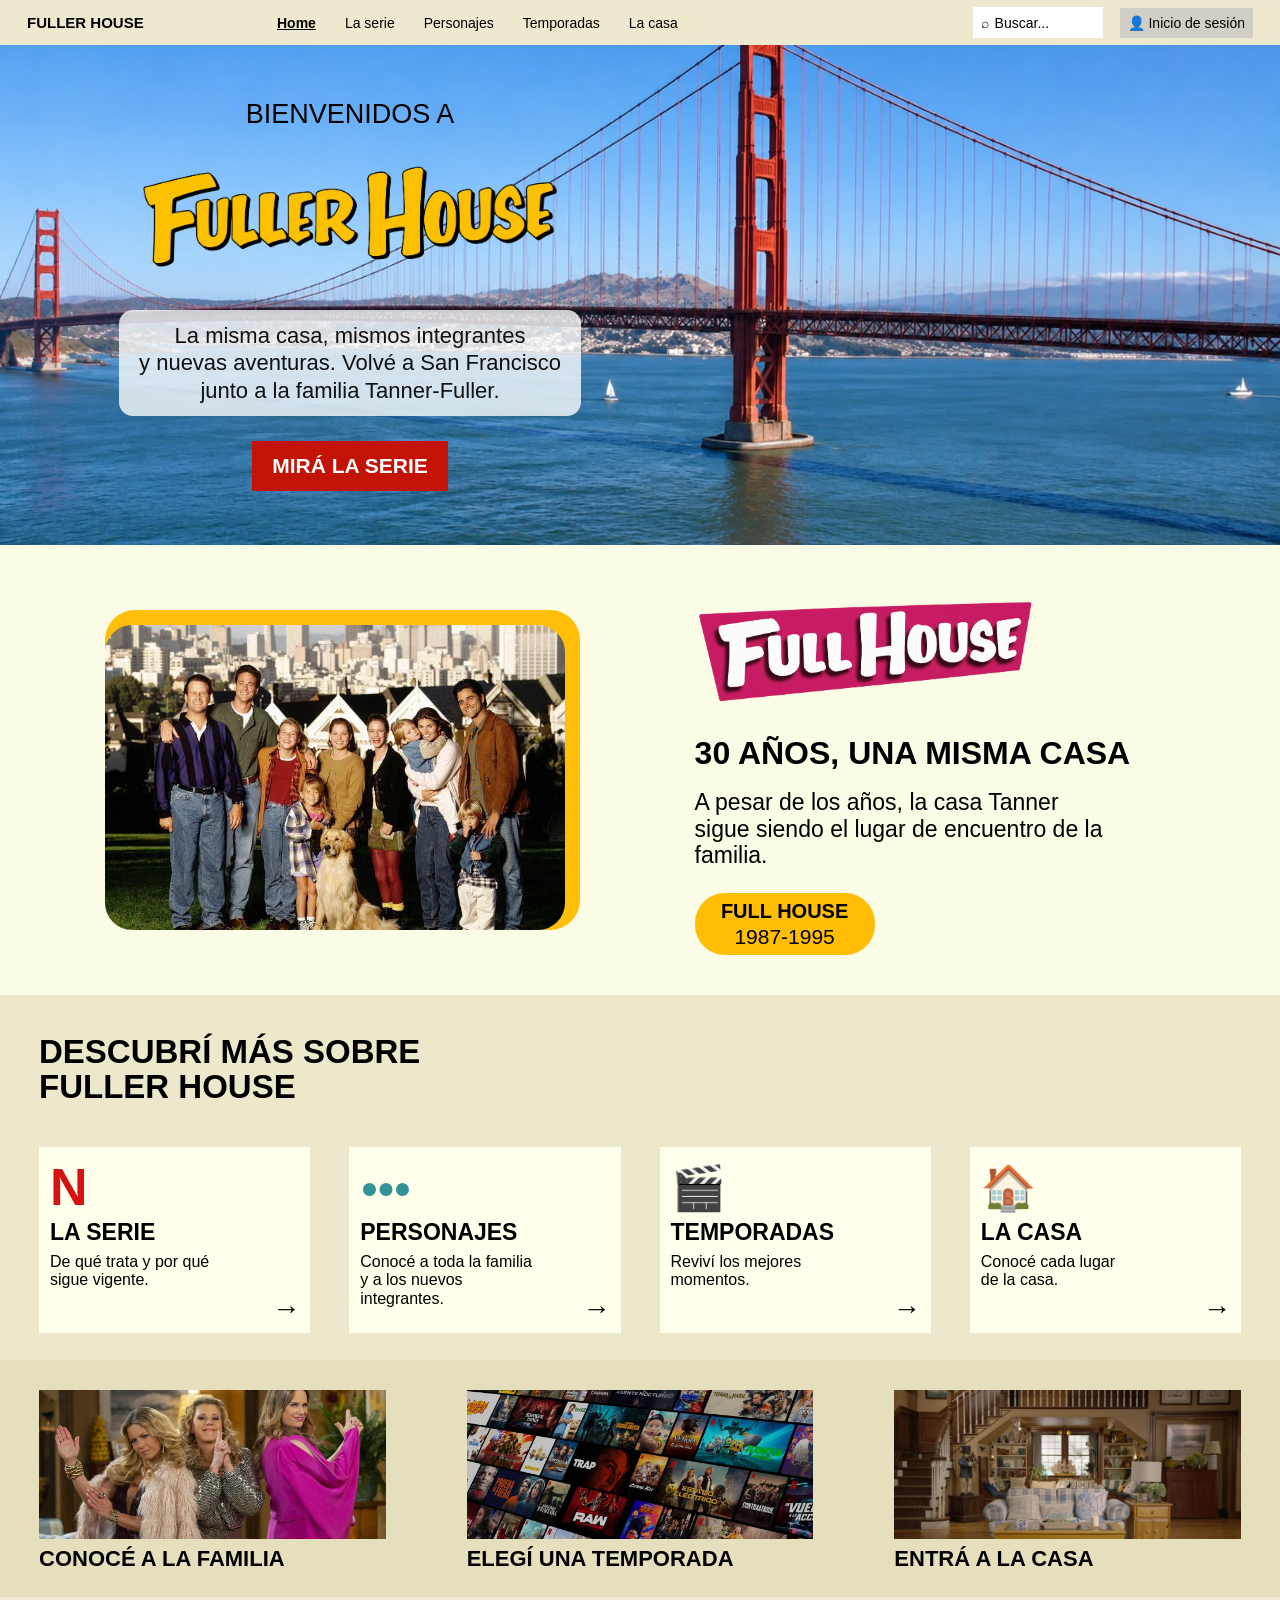
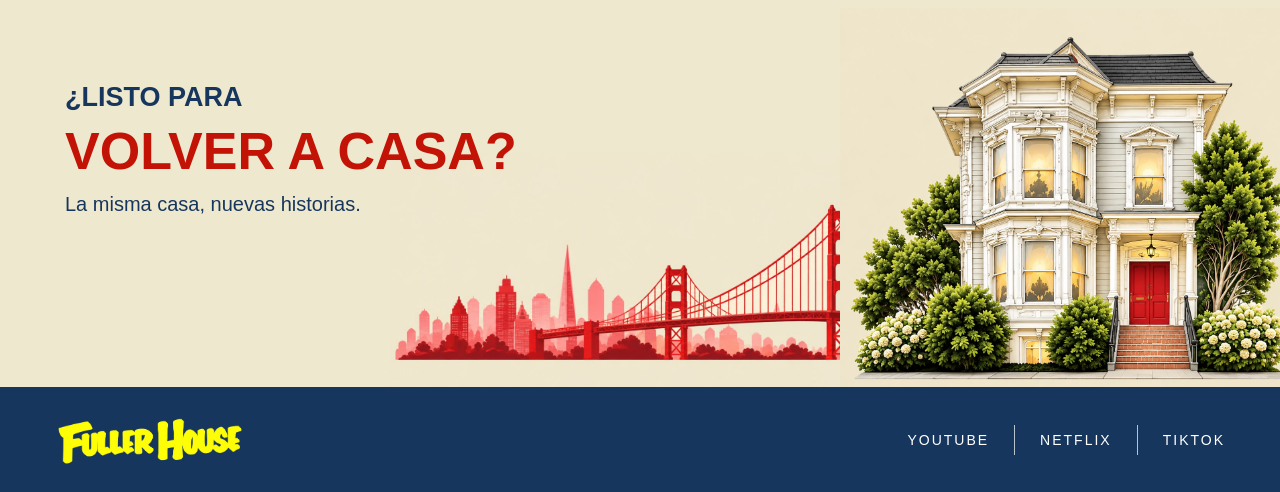
<file: index.html>
<!DOCTYPE html>
<html lang="es">

<head>
    <meta charset="UTF-8">
    <meta name="viewport" content="width=device-width, initial-scale=1.0">

    <title>Fuller House | Home</title>

    <link rel="stylesheet" href="css/estilos.css">
</head>

<body>

    <!-- HEADER -->
    <header class="header">

        <div class="marca">
            FULLER HOUSE
        </div>

        <nav class="nav">
            <a href="index.html" class="activo">Home</a>
            <a href="subpaginas/laserie.html">La serie</a>
            <a href="subpaginas/personajes.html">Personajes</a>
            <a href="subpaginas/temporadas.html">Temporadas</a>
            <a href="subpaginas/la casa.html">La casa</a>
        </nav>

        <div class="header-derecha">

            <div class="buscador">
                <span>⌕</span>
                <span>Buscar...</span>
            </div>

           <div class="inicio" onclick="location.href='subpaginas/registrate.html';">
    👤 Inicio de sesión
</div>

    </header>


    <main>

        <!-- PRIMER BLOQUE -->
        <section class="portada">

            <div class="portada-texto">

                <p class="bienvenidos">
                    BIENVENIDOS A
                </p>

                <img
                    src="imagenes/fullerhouselogo.png"
                    alt="Fuller House"
                    class="logo-fuller"
                >

                <p class="bajada">
                    La misma casa, mismos integrantes<br>
                    y nuevas aventuras. Volvé a San Francisco<br>
                    junto a la familia Tanner-Fuller.
                </p>

                <a href="https://www.netflix.com/es/title/80051137"target="_blank"class="boton">
                 MIRÁ LA SERIE
                </a>

            </div>

        </section>


        <!-- SEGUNDO BLOQUE -->
        <section class="historia">

            <div class="historia-foto">

                <div class="marco-familia">

                    <img
                        src="imagenes/fullfamilia.jpeg"
                        alt="Familia de Full House"
                    >

                </div>

            </div>


            <div class="historia-contenido">

                <img
                    src="imagenes/fullhouselogo.png"
                    alt="Logo Full House"
                    class="logo-full-house"
                >

                <h2>
                    30 AÑOS, UNA MISMA CASA
                </h2>

                <p>
                    A pesar de los años, la casa Tanner sigue
                    siendo el lugar de encuentro de la familia.
                </p>

                <div class="fecha">
                    <strong>FULL HOUSE</strong>
                    <span>1987-1995</span>
                </div>

            </div>

        </section>


        <!-- DESCUBRÍ MÁS -->
        <section class="descubri">

            <h2>
                DESCUBRÍ MÁS SOBRE<br>
                FULLER HOUSE
            </h2>

            <div class="cards">

                <!-- LA SERIE -->
                <div class="card">

                    <div class="netflix-icono">
                        N
                    </div>

                    <h3>LA SERIE</h3>

                    <p>
                        De qué trata y por qué<br>
                        sigue vigente.
                    </p>

                    <a
                        href="subpaginas/laserie.html"
                        class="flecha"
                        aria-label="Ir a La serie"
                    >
                        →
                    </a>

                </div>


                <!-- PERSONAJES -->
                <div class="card">

                    <div class="personas-icono">
                        ● ● ●
                    </div>

                    <h3>PERSONAJES</h3>

                    <p>
                        Conocé a toda la familia<br>
                        y a los nuevos<br>
                        integrantes.
                    </p>

                    <a
                        href="subpaginas/personajes.html"
                        class="flecha"
                        aria-label="Ir a Personajes"
                    >
                        →
                    </a>

                </div>


                <!-- TEMPORADAS -->
                <div class="card">

                    <div class="emoji">
                        🎬
                    </div>

                    <h3>TEMPORADAS</h3>

                    <p>
                        Reviví los mejores<br>
                        momentos.
                    </p>

                    <a
                        href="subpaginas/temporadas.html"
                        class="flecha"
                        aria-label="Ir a Temporadas"
                    >
                        →
                    </a>

                </div>


                <!-- LA CASA -->
                <div class="card">

                    <div class="emoji">
                        🏠
                    </div>

                    <h3>LA CASA</h3>

                    <p>
                        Conocé cada lugar<br>
                        de la casa.
                    </p>

                    <a
                        href="subpaginas/lacasa.html"
                        class="flecha"
                        aria-label="Ir a La casa"
                    >
                        →
                    </a>

                </div>

            </div>

        </section>


        <!-- TRES ACCESOS INFERIORES -->
        <section class="accesos">

            <a href="subpaginas/personajes.html" class="acceso">

                <img
                    src="imagenes/familia.png"
                    alt="Familia Fuller House"
                >

                <h3>
                    CONOCÉ A LA FAMILIA
                </h3>

            </a>


            <a href="subpaginas/temporadas.html" class="acceso">

                <img
                    src="imagenes/netflix.png"
                    alt="Netflix"
                >

                <h3>
                    ELEGÍ UNA TEMPORADA
                </h3>

            </a>


            <a href="subpaginas/lacasa.html" class="acceso">

                <img
                    src="imagenes/living.png"
                    alt="Living de la casa"
                >

                <h3>
                    ENTRÁ A LA CASA
                </h3>

            </a>

        </section>

    </main>

<!-- FOOTER -->

<footer class="footer">

    <div class="footer-principal">

        <div class="footer-texto">

            <p class="footer-pregunta">
                ¿LISTO PARA
            </p>

            <h2>
                VOLVER A CASA?
            </h2>

            <p class="footer-frase">
                La misma casa, nuevas historias.
            </p>

        </div>


        <img
            src="imagenes/puentefooter.png"
            alt="Puente de San Francisco"
            class="puente-footer"
        >


        <img
            src="imagenes/casafooter.png"
            alt="Casa de Fuller House"
            class="casa-footer"
        >

    </div>


    <div class="footer-abajo">

        <a href="index.html" class="footer-logo">

            <img
                src="imagenes/fullerhouselogo.png"
                alt="Fuller House"
            >

        </a>


        <div class="footer-redes">

            <a
                href="https://youtube.com/@fullerhouseyt?si=-j3ev5RyNdwHm0z2"
                target="_blank"
                rel="noopener noreferrer"
            >
                YOUTUBE
            </a>

            <span></span>

            <a
                href="https://www.netflix.com/es/title/80051137?s=i&trkid=13747225&shareType=Title&shareUuid=379BBD89-BB51-449E-9F8B-6AE3E4034324&trg=more&unifiedEntityIdEncoded=Video:80051137&vlang=es&trg=more"
                target="_blank"
                rel="noopener noreferrer"
            >
                NETFLIX
            </a>

            <span></span>

            <a
                href="https://www.tiktok.com/@fullerhouse.tvshow?_r=1&_t=ZS-99ZSgfGUerl"
                target="_blank"
                rel="noopener noreferrer"
            >
                TIKTOK
            </a>

        </div>

    </div>

</footer>
</file>
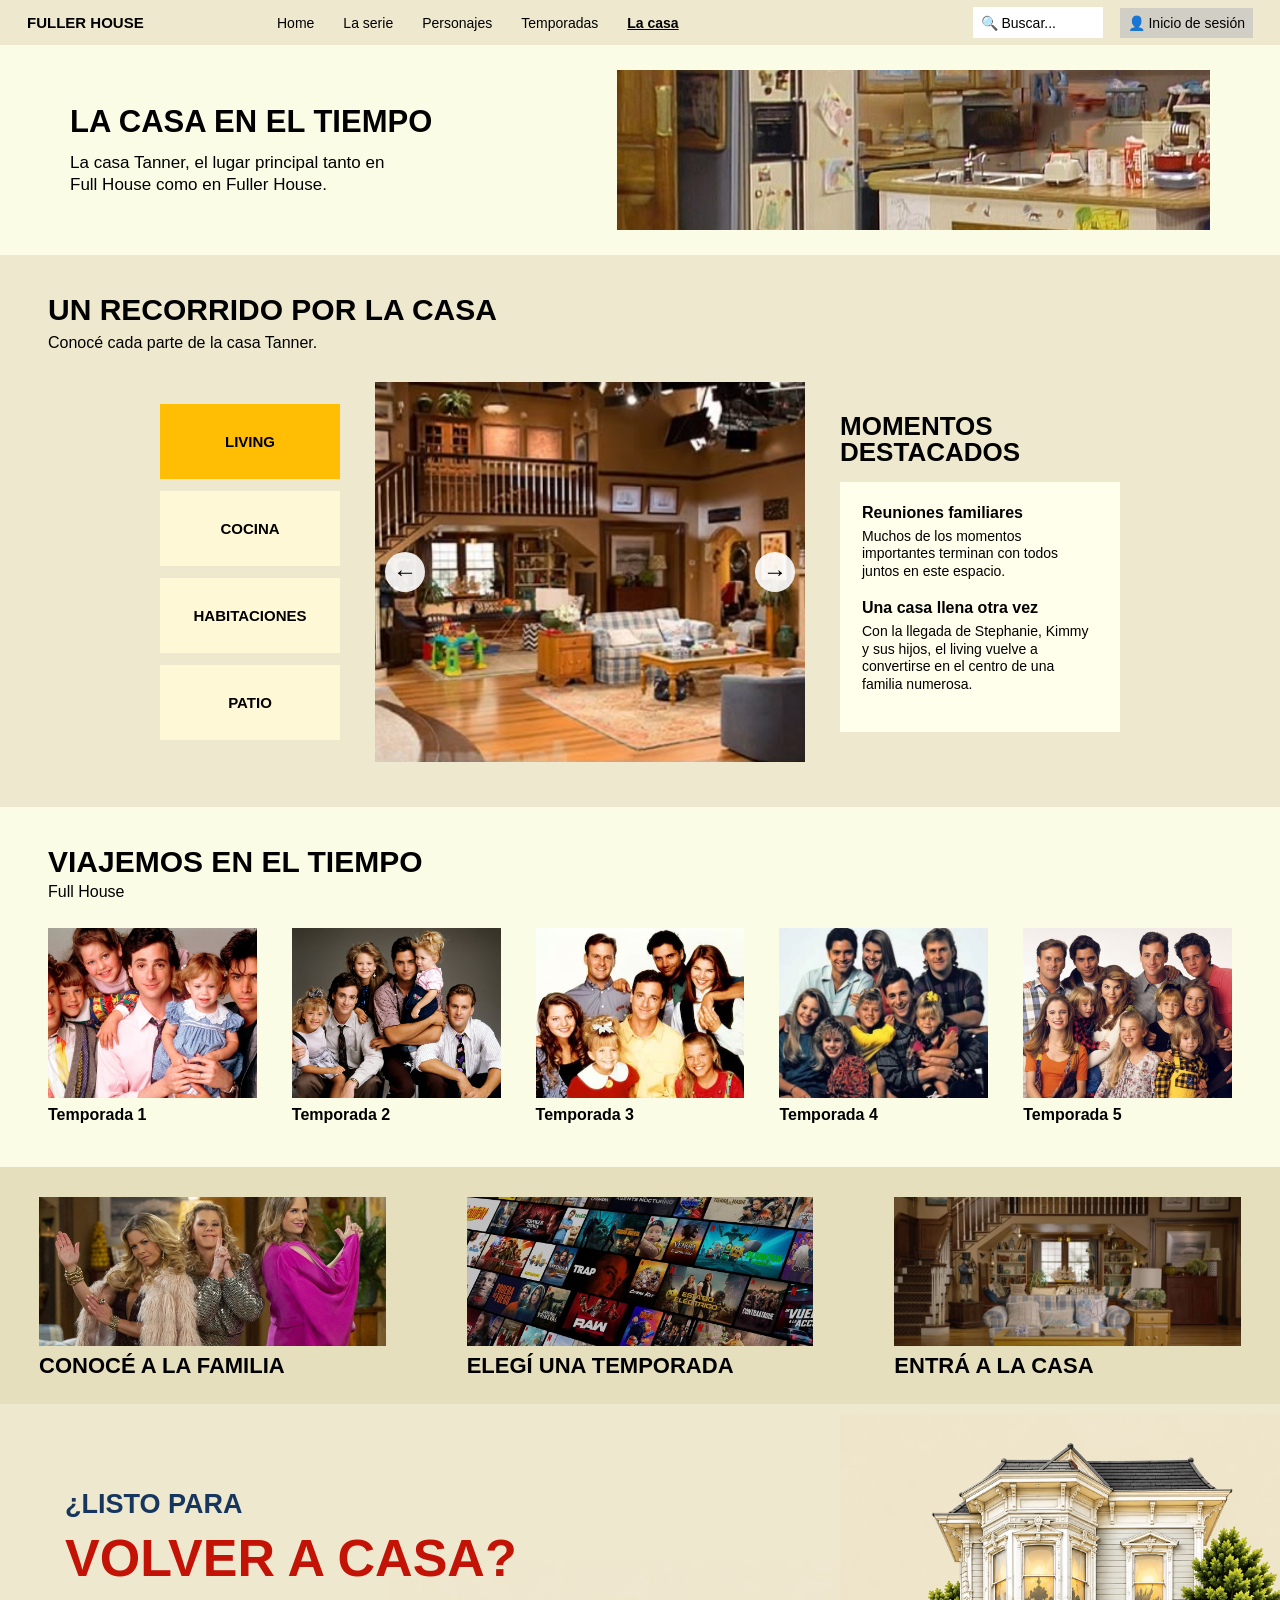
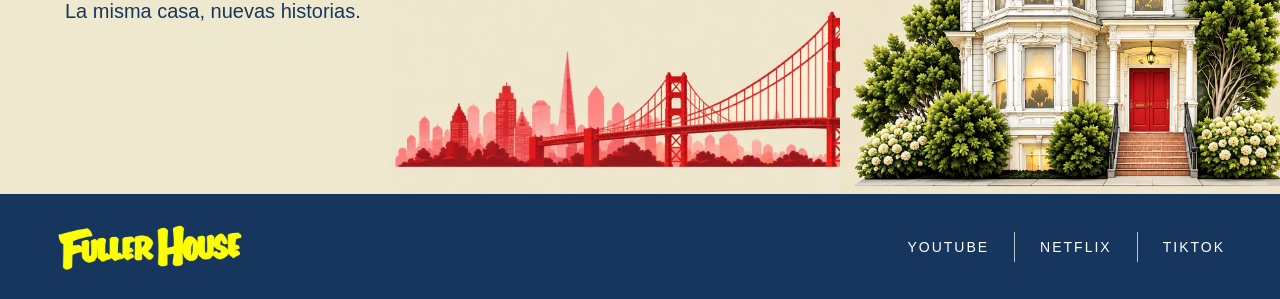
<file: subpaginas/la casa.html>
<!DOCTYPE html>
<html lang="es">

<head>
    <meta charset="UTF-8">
    <meta name="viewport" content="width=device-width, initial-scale=1.0">

    <title>Fuller House | La casa</title>

    <link rel="stylesheet" href="../css/estilos.css">
</head>

<body>

    <!-- HEADER -->
    <header class="header">

        <div class="marca">
            <a href="../index.html">FULLER HOUSE</a>
        </div>

        <nav class="nav">
            <a href="../index.html">Home</a>
            <a href="laserie.html">La serie</a>
            <a href="personajes.html">Personajes</a>
            <a href="temporadas.html">Temporadas</a>
            <a href="la casa.html" class="activo">La casa</a>

        </nav>

        <div class="header-derecha">

            <div class="buscador">
                🔍 Buscar...
            </div>

            <div class="inicio" onclick="location.href='./registrate.html';">
    👤 Inicio de sesión
</div>

    </header>


    <!-- PRESENTACIÓN -->
    <section class="casa-presentacion">

        <div class="casa-presentacion-texto">

            <h1>LA CASA EN EL TIEMPO</h1>

            <p>
                La casa Tanner, el lugar principal tanto
                en Full House como en Fuller House.
            </p>

        </div>


        <div class="casa-presentacion-imagen">

            <img src="../imagenes/casatiempo.png"
                 alt="Casa Tanner">

        </div>

    </section>


    <!-- RECORRIDO POR LA CASA -->
    <section class="recorrido-casa">

        <div class="recorrido-titulo">

            <h2>UN RECORRIDO POR LA CASA</h2>

            <p>
                Conocé cada parte de la casa Tanner.
            </p>

        </div>


        <div class="recorrido-contenido">


            <!-- BOTONES -->
            <div class="botones-casa">

                <button class="boton-casa activo-casa"
                        data-espacio="living">
                    LIVING
                </button>


                <button class="boton-casa"
                        data-espacio="cocina">
                    COCINA
                </button>


                <button class="boton-casa"
                        data-espacio="habitaciones">
                    HABITACIONES
                </button>


                <button class="boton-casa"
                        data-espacio="patio">
                    PATIO
                </button>

            </div>


            <!-- FOTO -->
            <div class="carrusel-casa">

                <button class="flecha-casa flecha-izquierda"
                        id="flechaAnterior">
                    ←
                </button>


                <div class="imagen-casa-contenedor">

                    <img id="imagenCasa"
                         src="../imagenes/living1.png"
                         alt="Interior de la casa Tanner">

                </div>


                <button class="flecha-casa flecha-derecha"
                        id="flechaSiguiente">
                    →
                </button>

            </div>


            <!-- MOMENTOS DESTACADOS -->
            <div class="momentos-casa">

                <h2>
                    MOMENTOS<br>
                    DESTACADOS
                </h2>


                <div id="textoMomentos">

                    <h3>Reuniones familiares</h3>

                    <p>
                        Muchos de los momentos importantes terminan
                        con todos juntos en este espacio.
                    </p>


                    <h3>Una casa llena otra vez</h3>

                    <p>
                        Con la llegada de Stephanie, Kimmy y sus hijos,
                        el living vuelve a convertirse en el centro
                        de una familia numerosa.
                    </p>

                </div>

            </div>

        </div>

    </section>


    <!-- VIAJEMOS EN EL TIEMPO -->
    <section class="viajemos-tiempo">

        <h2>VIAJEMOS EN EL TIEMPO</h2>

        <p>Full House</p>


        <div class="tiempo-grilla">


            <!-- TEMPORADA 1 -->
            <div class="tiempo-item">

                <img src="../imagenes/fullhouse1.png"
                     alt="Full House temporada 1"
                     class="fullhouse-1">

                <h3>Temporada 1</h3>

            </div>


            <!-- TEMPORADA 2 -->
            <div class="tiempo-item">

                <img src="../imagenes/fullhouse2.png"
                     alt="Full House temporada 2"
                     class="fullhouse-2">

                <h3>Temporada 2</h3>

            </div>


            <!-- TEMPORADA 3 -->
            <div class="tiempo-item">

                <img src="../imagenes/fullhouse3.png"
                     alt="Full House temporada 3"
                     class="fullhouse-3">

                <h3>Temporada 3</h3>

            </div>


            <!-- TEMPORADA 4 -->
            <div class="tiempo-item">

                <img src="../imagenes/fullhouse4.png"
                     alt="Full House temporada 4"
                     class="fullhouse-4">

                <h3>Temporada 4</h3>

            </div>


            <!-- TEMPORADA 5 -->
            <div class="tiempo-item">

                <img src="../imagenes/fullhouse5.png"
                     alt="Full House temporada 5"
                     class="fullhouse-5">

                <h3>Temporada 5</h3>

            </div>

        </div>

    </section>


    <!-- ACCESOS -->
    <section class="accesos casa-accesos">

        <a href="personajes.html" class="acceso">

            <img src="../imagenes/familia.png"
                 alt="Familia">

            <h3>CONOCÉ A LA FAMILIA</h3>

        </a>


        <a href="temporadas.html" class="acceso">

            <img src="../imagenes/netflix.png"
                 alt="Temporadas">

            <h3>ELEGÍ UNA TEMPORADA</h3>

        </a>


        <a href="la casa.html" class="acceso">

            <img src="../imagenes/living.png"
                 alt="La casa">

            <h3>ENTRÁ A LA CASA</h3>

        </a>

    </section>


    <!-- FOOTER -->
    <footer class="footer">

        <div class="footer-principal">

            <div class="footer-texto">

                <p class="footer-pregunta">
                    ¿LISTO PARA
                </p>

                <h2>VOLVER A CASA?</h2>

                <p class="footer-frase">
                    La misma casa, nuevas historias.
                </p>

            </div>


            <img src="../imagenes/puentefooter.png"
                 alt="Puente de San Francisco"
                 class="puente-footer">


            <img src="../imagenes/casafooter.png"
                 alt="Casa de Fuller House"
                 class="casa-footer">

        </div>


        <div class="footer-abajo">

            <a href="../index.html"
               class="footer-logo">

                <img src="../imagenes/fullerhouselogo.png"
                     alt="Fuller House">

            </a>


            <div class="footer-redes">

                <a href="https://youtube.com/@fullerhouseyt?si=-j3ev5RyNdwHm0z2"
                   target="_blank">
                    YOUTUBE
                </a>

                <span></span>

                <a href="https://www.netflix.com/es/title/80051137"
                   target="_blank">
                    NETFLIX
                </a>

                <span></span>

                <a href="https://www.tiktok.com/@fullerhouse.tvshow"
                   target="_blank">
                    TIKTOK
                </a>

            </div>

        </div>

    </footer>


    <!-- JAVASCRIPT -->
    <script src="../java s/script.js"></script>

</body>

</html>
</file>
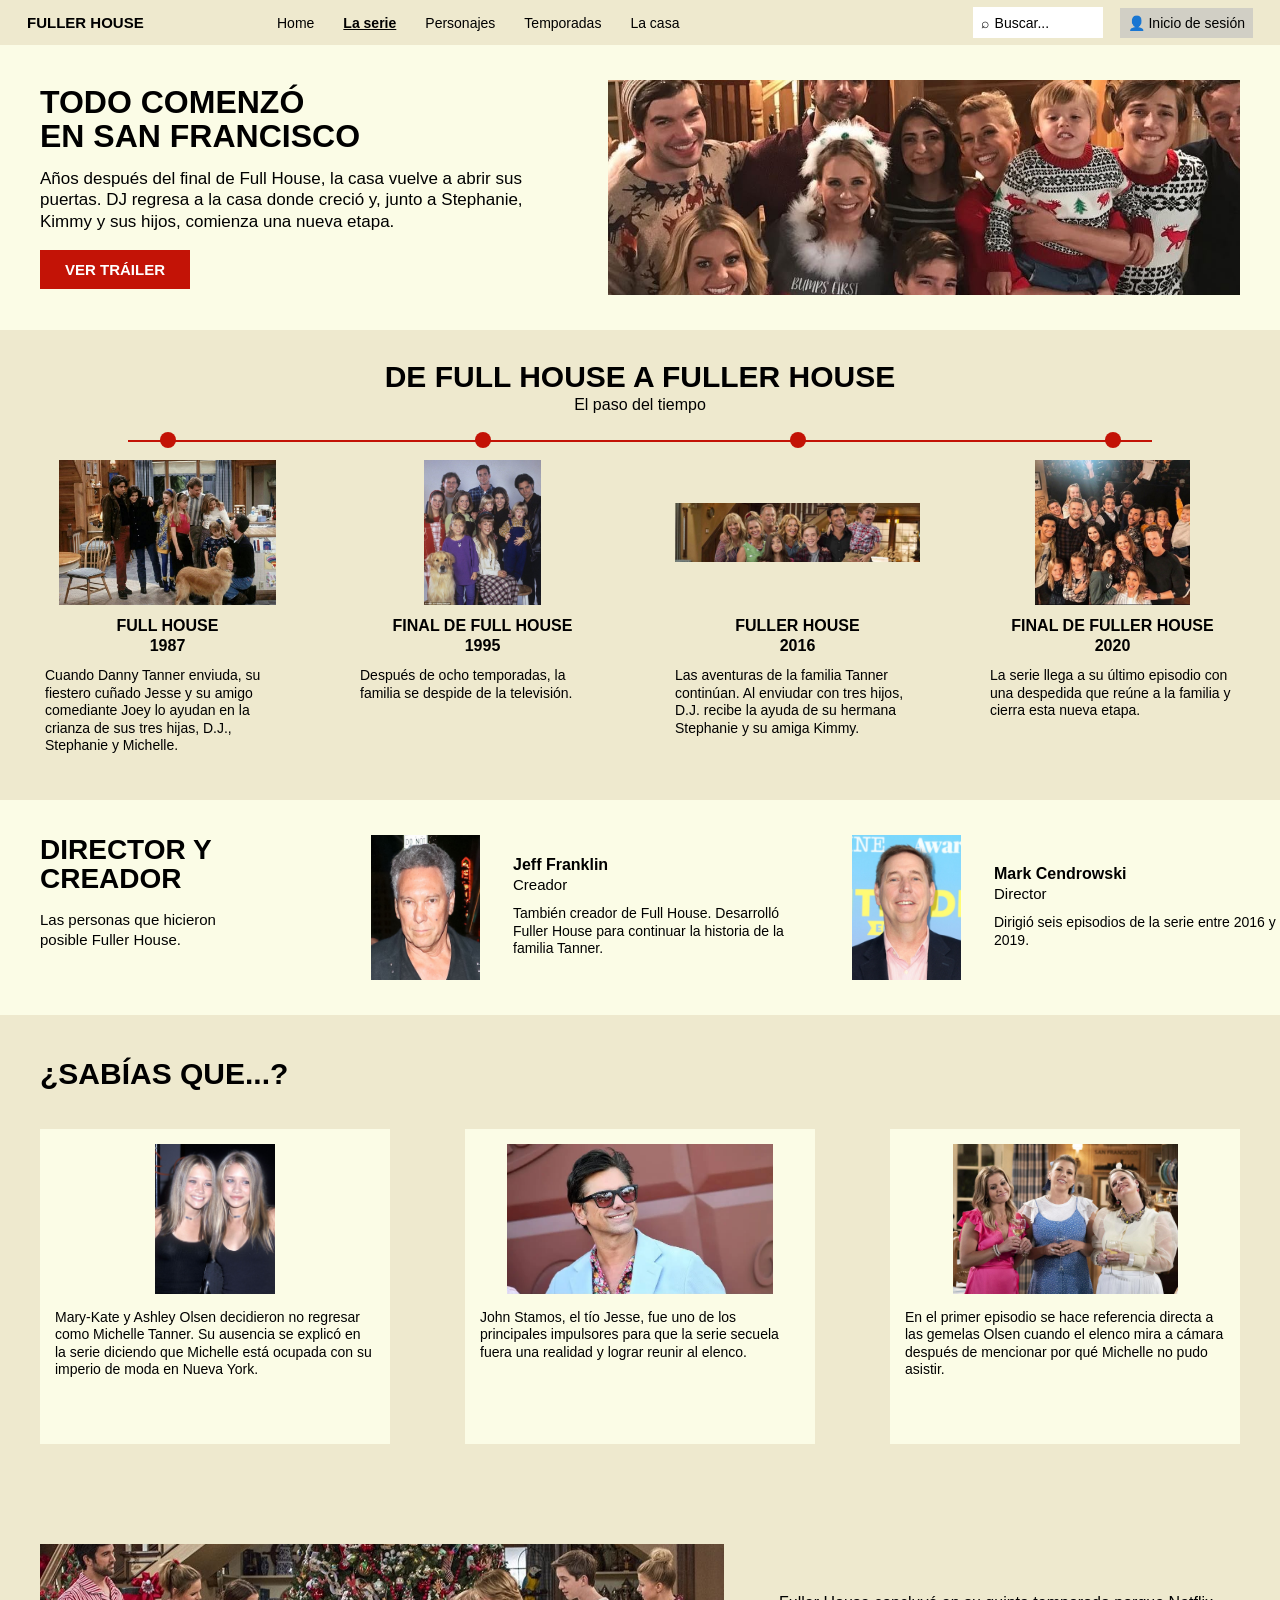
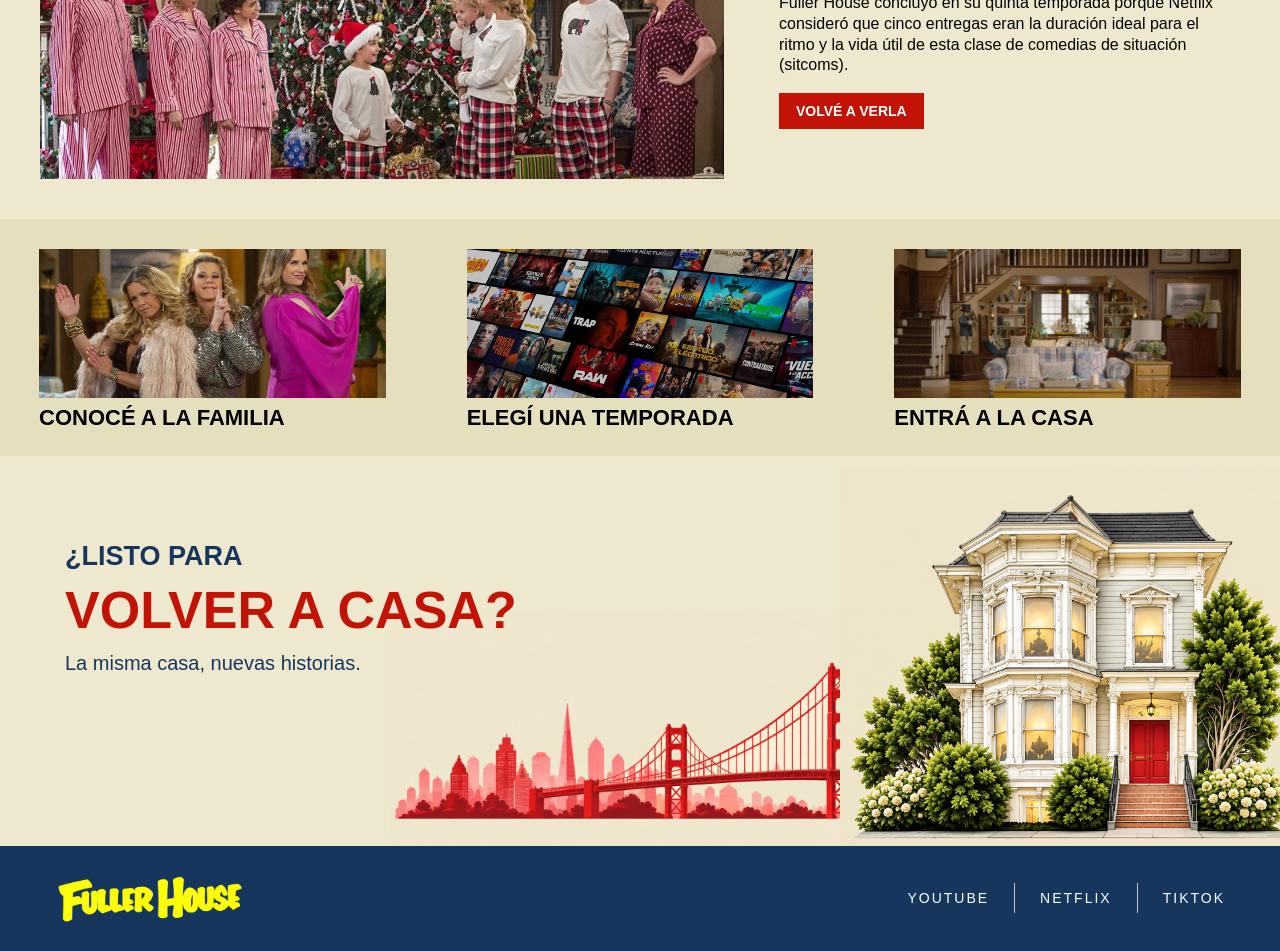
<file: subpaginas/laserie.html>
<!DOCTYPE html>
<html lang="es">

<head>
    <meta charset="UTF-8">
    <meta name="viewport" content="width=device-width, initial-scale=1.0">

    <title>Fuller House | La serie</title>

    <link rel="stylesheet" href="../css/estilos.css">
</head>


<body>

    <!-- HEADER -->

    <header class="header">

        <div class="marca">
            FULLER HOUSE
        </div>

        <nav class="nav">
            <a href="../index.html">Home</a>
            <a href="laserie.html" class="activo">La serie</a>
            <a href="personajes.html">Personajes</a>
            <a href="temporadas.html">Temporadas</a>
            <a href="la casa.html">La casa</a>
        </nav>

        <div class="header-derecha">

            <div class="buscador">
                <span>⌕</span>
                <span>Buscar...</span>
            </div>

            <div class="inicio" onclick="location.href='./registrate.html';">
    👤 Inicio de sesión
            </div>
            </div>

        </div>

    </header>


    <main>


        <!-- =====================================
             PRIMER BLOQUE
        ====================================== -->

        <section class="serie-inicio">

            <div class="serie-inicio-texto">

                <h1>
                    TODO COMENZÓ<br>
                    EN SAN FRANCISCO
                </h1>

                <p>
                    Años después del final de Full House, la casa vuelve a
                    abrir sus puertas. DJ regresa a la casa donde creció y,
                    junto a Stephanie, Kimmy y sus hijos, comienza una nueva etapa.
                </p>

                <a
                    href="https://youtu.be/_n3MhMY7EgQ?si=snU5M-CDDIZr3TI0"
                    target="_blank"
                    rel="noopener noreferrer"
                    class="boton-trailer"
                >
                    VER TRÁILER
                </a>

            </div>


            <div class="serie-header-imagen">

                <img
                    src="../imagenes/fullerheader.png"
                    alt="Fuller House"
                >

            </div>

        </section>



        <!-- =====================================
             LINEA DEL TIEMPO
        ====================================== -->

        <section class="timeline-serie">

            <h2>
                DE FULL HOUSE A FULLER HOUSE
            </h2>

            <p class="timeline-subtitulo">
                El paso del tiempo
            </p>


            <div class="timeline-contenedor">


                <!-- 1987 -->

                <div class="timeline-item">

                    <div class="timeline-punto"></div>

                    <div class="timeline-foto">

                        <img
                            src="../imagenes/fullhouseprincipio.png"
                            alt="Full House 1987"
                        >

                    </div>

                    <h3>FULL HOUSE</h3>

                    <h4>1987</h4>

                    <p>
                        Cuando Danny Tanner enviuda, su fiestero cuñado Jesse
                        y su amigo comediante Joey lo ayudan en la crianza
                        de sus tres hijas, D.J., Stephanie y Michelle.
                    </p>

                </div>



                <!-- 1995 -->

                <div class="timeline-item">

                    <div class="timeline-punto"></div>

                    <div class="timeline-foto">

                        <img
                            src="../imagenes/fullhousefinal.png"
                            alt="Final de Full House"
                        >

                    </div>

                    <h3>FINAL DE FULL HOUSE</h3>

                    <h4>1995</h4>

                    <p>
                        Después de ocho temporadas,
                        la familia se despide de la televisión.
                    </p>

                </div>



                <!-- 2016 -->

                <div class="timeline-item">

                    <div class="timeline-punto"></div>

                    <div class="timeline-foto">

                        <img
                            src="../imagenes/fullerprincipio.png"
                            alt="Fuller House 2016"
                        >

                    </div>

                    <h3>FULLER HOUSE</h3>

                    <h4>2016</h4>

                    <p>
                        Las aventuras de la familia Tanner continúan.
                        Al enviudar con tres hijos, D.J. recibe la ayuda
                        de su hermana Stephanie y su amiga Kimmy.
                    </p>

                </div>



                <!-- 2020 -->

                <div class="timeline-item">

                    <div class="timeline-punto"></div>

                    <div class="timeline-foto">

                        <img
                            src="../imagenes/fullerfinal.png"
                            alt="Final de Fuller House"
                        >

                    </div>

                    <h3>FINAL DE FULLER HOUSE</h3>

                    <h4>2020</h4>

                    <p>
                        La serie llega a su último episodio con una
                        despedida que reúne a la familia y cierra
                        esta nueva etapa.
                    </p>

                </div>


            </div>

        </section>



        <!-- =====================================
             DIRECTOR Y CREADOR
        ====================================== -->

        <section class="equipo-serie">


            <div class="equipo-presentacion">

                <h2>
                    DIRECTOR Y<br>
                    CREADOR
                </h2>

                <p>
                    Las personas que hicieron posible
                    Fuller House.
                </p>

            </div>



            <!-- JEFF -->

            <div class="equipo-persona">

                <div class="equipo-foto">

                    <img
                        src="../imagenes/creador.png"
                        alt="Jeff Franklin"
                    >

                </div>

                <div class="equipo-datos">

                    <h3>Jeff Franklin</h3>

                    <span>Creador</span>

                    <p>
                        También creador de Full House.
                        Desarrolló Fuller House para continuar
                        la historia de la familia Tanner.
                    </p>

                </div>

            </div>



            <!-- MARK -->

            <div class="equipo-persona">

                <div class="equipo-foto">

                    <img
                        src="../imagenes/director.png"
                        alt="Mark Cendrowski"
                    >

                </div>

                <div class="equipo-datos">

                    <h3>Mark Cendrowski</h3>

                    <span>Director</span>

                    <p>
                        Dirigió seis episodios de la serie
                        entre 2016 y 2019.
                    </p>

                </div>

            </div>


        </section>



        <!-- =====================================
             SABIAS QUE
        ====================================== -->

        <section class="datos-serie">

            <h2>
                ¿SABÍAS QUE...?
            </h2>


            <div class="datos-contenedor">


                <!-- GEMELAS -->

                <article class="dato-card">

                    <div class="dato-foto">

                        <img
                            src="../imagenes/gemelas.png"
                            alt="Mary-Kate y Ashley Olsen"
                        >

                    </div>

                    <p>
                        Mary-Kate y Ashley Olsen decidieron no regresar
                        como Michelle Tanner. Su ausencia se explicó en
                        la serie diciendo que Michelle está ocupada con
                        su imperio de moda en Nueva York.
                    </p>

                </article>



                <!-- JOHN STAMOS -->

                <article class="dato-card">

                    <div class="dato-foto">

                        <img
                            src="../imagenes/johnstamos.png"
                            alt="John Stamos"
                        >

                    </div>

                    <p>
                        John Stamos, el tío Jesse, fue uno de los
                        principales impulsores para que la serie secuela
                        fuera una realidad y lograr reunir al elenco.
                    </p>

                </article>



                <!-- RECUERDO -->

                <article class="dato-card">

                    <div class="dato-foto">

                        <img
                            src="../imagenes/recuerdo.png"
                            alt="Fuller House"
                        >

                    </div>

                    <p>
                        En el primer episodio se hace referencia directa
                        a las gemelas Olsen cuando el elenco mira a cámara
                        después de mencionar por qué Michelle no pudo asistir.
                    </p>

                </article>


            </div>

        </section>



        <!-- =====================================
             VOLVE A VERLA
        ====================================== -->

        <section class="volver-serie">


            <div class="volver-foto">

                <img
                    src="../imagenes/mirala.png"
                    alt="Fuller House"
                >

            </div>


            <div class="volver-contenido">

                <p>
                    Fuller House concluyó en su quinta temporada porque
                    Netflix consideró que cinco entregas eran la duración
                    ideal para el ritmo y la vida útil de esta clase de
                    comedias de situación (sitcoms).
                </p>

                <a
                    href="https://www.netflix.com/es/title/80051137"
                    target="_blank"
                    rel="noopener noreferrer"
                    class="boton-volver"
                >
                    VOLVÉ A VERLA
                </a>

            </div>


        </section>



        <!-- =====================================
             ACCESOS
        ====================================== -->

        <section class="accesos">


            <a href="personajes.html" class="acceso">

                <img
                    src="../imagenes/familia.png"
                    alt="Familia Fuller House"
                >

                <h3>
                    CONOCÉ A LA FAMILIA
                </h3>

            </a>


            <a href="temporadas.html" class="acceso">

                <img
                    src="../imagenes/netflix.png"
                    alt="Temporadas"
                >

                <h3>
                    ELEGÍ UNA TEMPORADA
                </h3>

            </a>


            <a href="lacasa.html" class="acceso">

                <img
                    src="../imagenes/living.png"
                    alt="Casa de Fuller House"
                >

                <h3>
                    ENTRÁ A LA CASA
                </h3>

            </a>


        </section>


    </main>



    <!-- =====================================
         FOOTER
    ====================================== -->

    <footer class="footer">


        <div class="footer-principal">


            <div class="footer-texto">

                <p class="footer-pregunta">
                    ¿LISTO PARA
                </p>

                <h2>
                    VOLVER A CASA?
                </h2>

                <p class="footer-frase">
                    La misma casa, nuevas historias.
                </p>

            </div>


            <img
                src="../imagenes/puentefooter.png"
                alt="Puente de San Francisco"
                class="puente-footer"
            >


            <img
                src="../imagenes/casafooter.png"
                alt="Casa de Fuller House"
                class="casa-footer"
            >


        </div>



        <div class="footer-abajo">


            <a
                href="../index.html"
                class="footer-logo"
            >

                <img
                    src="../imagenes/fullerhouselogo.png"
                    alt="Fuller House"
                >

            </a>


            <div class="footer-redes">


                <a
                    href="https://youtube.com/@fullerhouseyt?si=-j3ev5RyNdwHm0z2"
                    target="_blank"
                    rel="noopener noreferrer"
                >
                    YOUTUBE
                </a>


                <span></span>


                <a
                    href="https://www.netflix.com/es/title/80051137"
                    target="_blank"
                    rel="noopener noreferrer"
                >
                    NETFLIX
                </a>


                <span></span>


                <a
                    href="https://www.tiktok.com/@fullerhouse.tvshow?_r=1&_t=ZS-99ZSgfGUerl"
                    target="_blank"
                    rel="noopener noreferrer"
                >
                    TIKTOK
                </a>


            </div>


        </div>


    </footer>


</body>

</html>
</file>
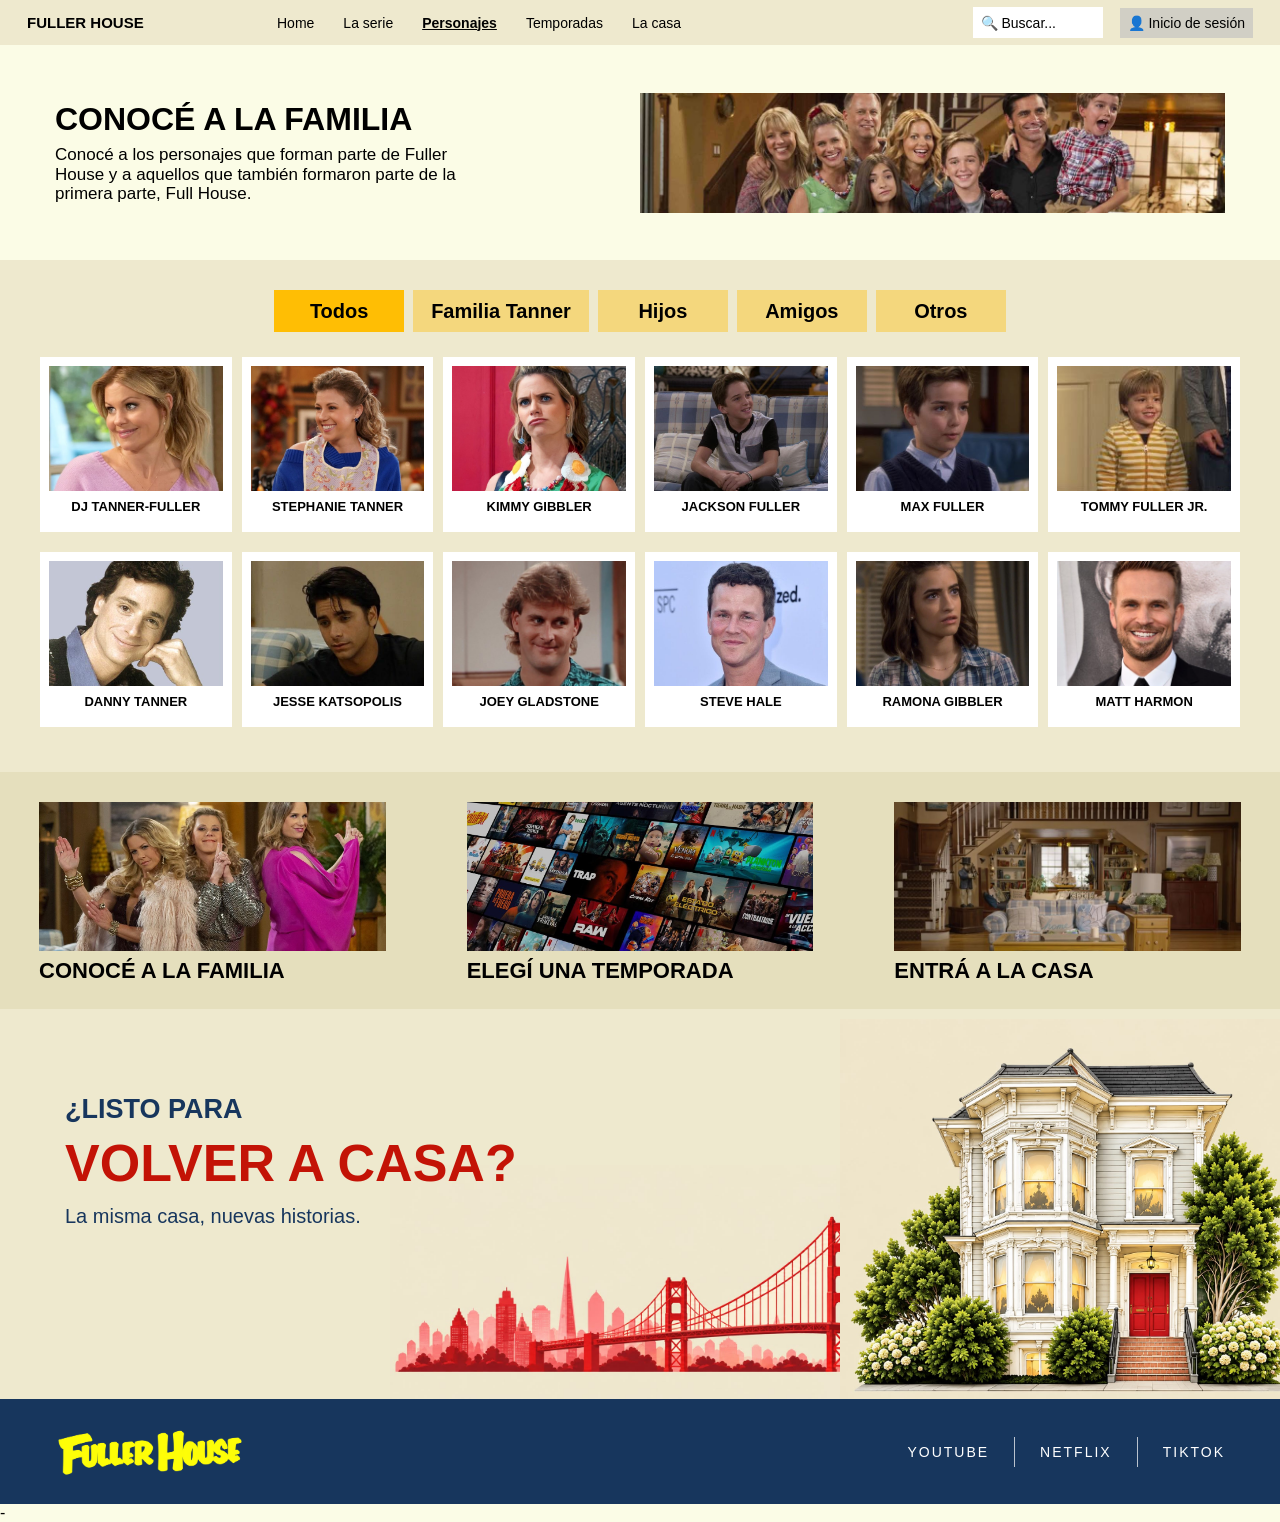
<file: subpaginas/personajes.html>
<!DOCTYPE html>
<html lang="es">

<head>
    <meta charset="UTF-8">
    <meta name="viewport" content="width=device-width, initial-scale=1.0">

    <title>Fuller House | Personajes</title>

    <link rel="stylesheet" href="../css/estilos.css">
</head>

<body>

    <!-- HEADER -->
    <header class="header">

        <div class="marca">
            <a href="../index.html">FULLER HOUSE</a>
        </div>

        <nav class="nav">
            <a href="../index.html">Home</a>
            <a href="laserie.html">La serie</a>
            <a href="personajes.html" class="activo">Personajes</a>
            <a href="temporadas.html">Temporadas</a>
            <a href="la casa.html">La casa</a>
        </nav>

        <div class="header-derecha">

            <div class="buscador">
                🔍 Buscar...
            </div>

           <div class="inicio" onclick="location.href='./registrate.html';">
    👤 Inicio de sesión
</div>

    </header>


    <!-- PRESENTACIÓN -->
    <section class="personajes-presentacion">

        <div class="personajes-presentacion-texto">

            <h1>CONOCÉ A LA FAMILIA</h1>

            <p>
                Conocé a los personajes que forman parte de Fuller House
                y a aquellos que también formaron parte de la primera
                parte, Full House.
            </p>

        </div>

        <div class="personajes-presentacion-imagen">

            <img src="../imagenes/fullerprincipio.png"
                 alt="Familia de Fuller House">

        </div>

    </section>


    <!-- PERSONAJES -->
    <section class="seccion-personajes">

        <!-- FILTROS -->
        <div class="filtros-personajes">

            <button class="filtro activo-filtro" data-filtro="todos">
                Todos
            </button>

            <button class="filtro" data-filtro="tanner">
                Familia Tanner
            </button>

            <button class="filtro" data-filtro="hijos">
                Hijos
            </button>

            <button class="filtro" data-filtro="amigos">
                Amigos
            </button>

            <button class="filtro" data-filtro="otros">
                Otros
            </button>

        </div>


        <!-- GRILLA -->
        <div class="grilla-personajes">


            <!-- DJ -->
            <div class="personaje" data-categoria="tanner">

                <div class="personaje-interior">

                    <div class="personaje-frente">

                        <img src="../imagenes/djtanner.png"
                             alt="DJ Tanner-Fuller">

                        <h3>DJ TANNER-FULLER</h3>

                    </div>

                    <div class="personaje-atras">

                        <h3>DJ TANNER-FULLER</h3>

                        <p>
                            Viuda y madre de tres hijos. Es veterinaria,
                            responsable y muy familiar. Vive junto a
                            Stephanie y Kimmy, quienes la ayudan a criar
                            a sus hijos.
                        </p>

                    </div>

                </div>

            </div>


            <!-- STEPHANIE -->
            <div class="personaje" data-categoria="tanner">

                <div class="personaje-interior">

                    <div class="personaje-frente">

                        <img src="../imagenes/steph.png"
                             alt="Stephanie Tanner">

                        <h3>STEPHANIE TANNER</h3>

                    </div>

                    <div class="personaje-atras">

                        <h3>STEPHANIE TANNER</h3>

                        <p>
                            Hermana menor de DJ. Es divertida, espontánea
                            y muy unida a su familia. Deja su vida como DJ
                            para ayudar a DJ y termina formando su propia
                            familia.
                        </p>

                    </div>

                </div>

            </div>


            <!-- KIMMY -->
            <div class="personaje" data-categoria="amigos">

                <div class="personaje-interior">

                    <div class="personaje-frente">

                        <img src="../imagenes/kimmy.png"
                             alt="Kimmy Gibbler">

                        <h3>KIMMY GIBBLER</h3>

                    </div>

                    <div class="personaje-atras">

                        <h3>KIMMY GIBBLER</h3>

                        <p>
                            Mejor amiga de DJ desde la infancia. Es
                            excéntrica, divertida y muy energética.
                            Se muda con los Tanner-Fuller junto a su
                            hija Ramona.
                        </p>

                    </div>

                </div>

            </div>


            <!-- JACKSON -->
            <div class="personaje" data-categoria="hijos">

                <div class="personaje-interior">

                    <div class="personaje-frente">

                        <img src="../imagenes/jackson.png"
                             alt="Jackson Fuller">

                        <h3>JACKSON FULLER</h3>

                    </div>

                    <div class="personaje-atras">

                        <h3>JACKSON FULLER</h3>

                        <p>
                            Hijo mayor de DJ y Tommy Fuller. Es adolescente,
                            algo impulsivo y divertido, y suele meterse en
                            situaciones complicadas.
                        </p>

                    </div>

                </div>

            </div>


            <!-- MAX -->
            <div class="personaje" data-categoria="hijos">

                <div class="personaje-interior">

                    <div class="personaje-frente">

                        <img src="../imagenes/max.png"
                             alt="Max Fuller">

                        <h3>MAX FULLER</h3>

                    </div>

                    <div class="personaje-atras">

                        <h3>MAX FULLER</h3>

                        <p>
                            Segundo hijo de DJ. Es inteligente, organizado
                            y muy particular. Tiene una personalidad madura
                            para su edad y es amante de los animales.
                        </p>

                    </div>

                </div>

            </div>


            <!-- TOMMY -->
            <div class="personaje" data-categoria="hijos">

                <div class="personaje-interior">

                    <div class="personaje-frente">

                        <img src="../imagenes/tommy.png"
                             alt="Tommy Fuller Jr.">

                        <h3>TOMMY FULLER JR.</h3>

                    </div>

                    <div class="personaje-atras">

                        <h3>TOMMY FULLER JR.</h3>

                        <p>
                            Hijo menor de DJ. Es un bebé al comienzo de la
                            serie. Se llama Tommy Jr. en honor a su padre,
                            Tommy Fuller, quien falleció antes del comienzo
                            de Fuller House.
                        </p>

                    </div>

                </div>

            </div>


            <!-- DANNY -->
            <div class="personaje" data-categoria="tanner">

                <div class="personaje-interior">

                    <div class="personaje-frente">

                        <img src="../imagenes/danny.png"
                             alt="Danny Tanner">

                        <h3>DANNY TANNER</h3>

                    </div>

                    <div class="personaje-atras">

                        <h3>DANNY TANNER</h3>

                        <p>
                            Padre de DJ y Stephanie y abuelo de los hijos
                            de DJ. Sigue siendo cariñoso, protector,
                            ordenado y muy dedicado a su familia.
                        </p>

                    </div>

                </div>

            </div>


            <!-- JESSE -->
            <div class="personaje" data-categoria="tanner">

                <div class="personaje-interior">

                    <div class="personaje-frente">

                        <img src="../imagenes/jeese.png"
                             alt="Jesse Katsopolis">

                        <h3>JESSE KATSOPOLIS</h3>

                    </div>

                    <div class="personaje-atras">

                        <h3>JESSE KATSOPOLIS</h3>

                        <p>
                            Tío de DJ y Stephanie. Músico, carismático y
                            muy familiar. Continúa casado con Becky y
                            mantiene una relación cercana con toda la familia.
                        </p>

                    </div>

                </div>

            </div>


            <!-- JOEY -->
            <div class="personaje" data-categoria="amigos">

                <div class="personaje-interior">

                    <div class="personaje-frente">

                        <img src="../imagenes/joey.png"
                             alt="Joey Gladstone">

                        <h3>JOEY GLADSTONE</h3>

                    </div>

                    <div class="personaje-atras">

                        <h3>JOEY GLADSTONE</h3>

                        <p>
                            Gran amigo de Danny y Jesse y una figura muy
                            cercana a la familia Tanner. Es comediante,
                            divertido y conserva su personalidad infantil
                            y alegre.
                        </p>

                    </div>

                </div>

            </div>


            <!-- STEVE -->
            <div class="personaje" data-categoria="otros">

                <div class="personaje-interior">

                    <div class="personaje-frente">

                        <img src="../imagenes/steve.png"
                             alt="Steve Hale">

                        <h3>STEVE HALE</h3>

                    </div>

                    <div class="personaje-atras">

                        <h3>STEVE HALE</h3>

                        <p>
                            Exnovio de DJ de la adolescencia. Sigue enamorado
                            de ella y vuelve a formar parte importante de su
                            vida. Trabaja como podólogo.
                        </p>

                    </div>

                </div>

            </div>


            <!-- RAMONA -->
            <div class="personaje" data-categoria="hijos">

                <div class="personaje-interior">

                    <div class="personaje-frente">

                        <img src="../imagenes/ramona.png"
                             alt="Ramona Gibbler">

                        <h3>RAMONA GIBBLER</h3>

                    </div>

                    <div class="personaje-atras">

                        <h3>RAMONA GIBBLER</h3>

                        <p>
                            Hija de Kimmy y Fernando. Es segura, independiente
                            y creativa. Crece junto a los hijos de DJ y se
                            convierte en parte de la familia Fuller.
                        </p>

                    </div>

                </div>

            </div>


            <!-- MATT -->
            <div class="personaje" data-categoria="otros">

                <div class="personaje-interior">

                    <div class="personaje-frente">

                        <img src="../imagenes/matt.png"
                             alt="Matt Harmon">

                        <h3>MATT HARMON</h3>

                    </div>

                    <div class="personaje-atras">

                        <h3>MATT HARMON</h3>

                        <p>
                            Veterinario y compañero de trabajo de DJ.
                            Es amable y tranquilo, y durante la serie
                            mantiene una relación amorosa con ella.
                        </p>

                    </div>

                </div>

            </div>

        </div>

    </section>


    <!-- ACCESOS -->
    <section class="accesos personajes-accesos">

        <a href="personajes.html" class="acceso">
            <img src="../imagenes/familia.png" alt="Familia">
            <h3>CONOCÉ A LA FAMILIA</h3>
        </a>

        <a href="temporadas.html" class="acceso">
            <img src="../imagenes/netflix.png" alt="Temporadas">
            <h3>ELEGÍ UNA TEMPORADA</h3>
        </a>

        <a href="lacasa.html" class="acceso">
            <img src="../imagenes/living.png" alt="La casa">
            <h3>ENTRÁ A LA CASA</h3>
        </a>

    </section>


    <!-- FOOTER -->
    <footer class="footer">

        <div class="footer-principal">

            <div class="footer-texto">
                <p class="footer-pregunta">¿LISTO PARA</p>
                <h2>VOLVER A CASA?</h2>
                <p class="footer-frase">
                    La misma casa, nuevas historias.
                </p>
            </div>

            <img src="../imagenes/puentefooter.png"
                 alt="Puente de San Francisco"
                 class="puente-footer">

            <img src="../imagenes/casafooter.png"
                 alt="Casa de Fuller House"
                 class="casa-footer">

        </div>


        <div class="footer-abajo">

            <a href="../index.html" class="footer-logo">
                <img src="../imagenes/fullerhouselogo.png"
                     alt="Fuller House">
            </a>


            <div class="footer-redes">

                <a href="https://youtube.com/@fullerhouseyt?si=-j3ev5RyNdwHm0z2"
                   target="_blank"
                   rel="noopener noreferrer">
                    YOUTUBE
                </a>

                <span></span>

                <a href="https://www.netflix.com/es/title/80051137"
                   target="_blank"
                   rel="noopener noreferrer">
                    NETFLIX
                </a>

                <span></span>

                <a href="https://www.tiktok.com/@fullerhouse.tvshow"
                   target="_blank"
                   rel="noopener noreferrer">
                    TIKTOK
                </a>

            </div>

        </div>

    </footer>

    <script src="../java s/script.js"></script>

</body>
</html>-
</file>
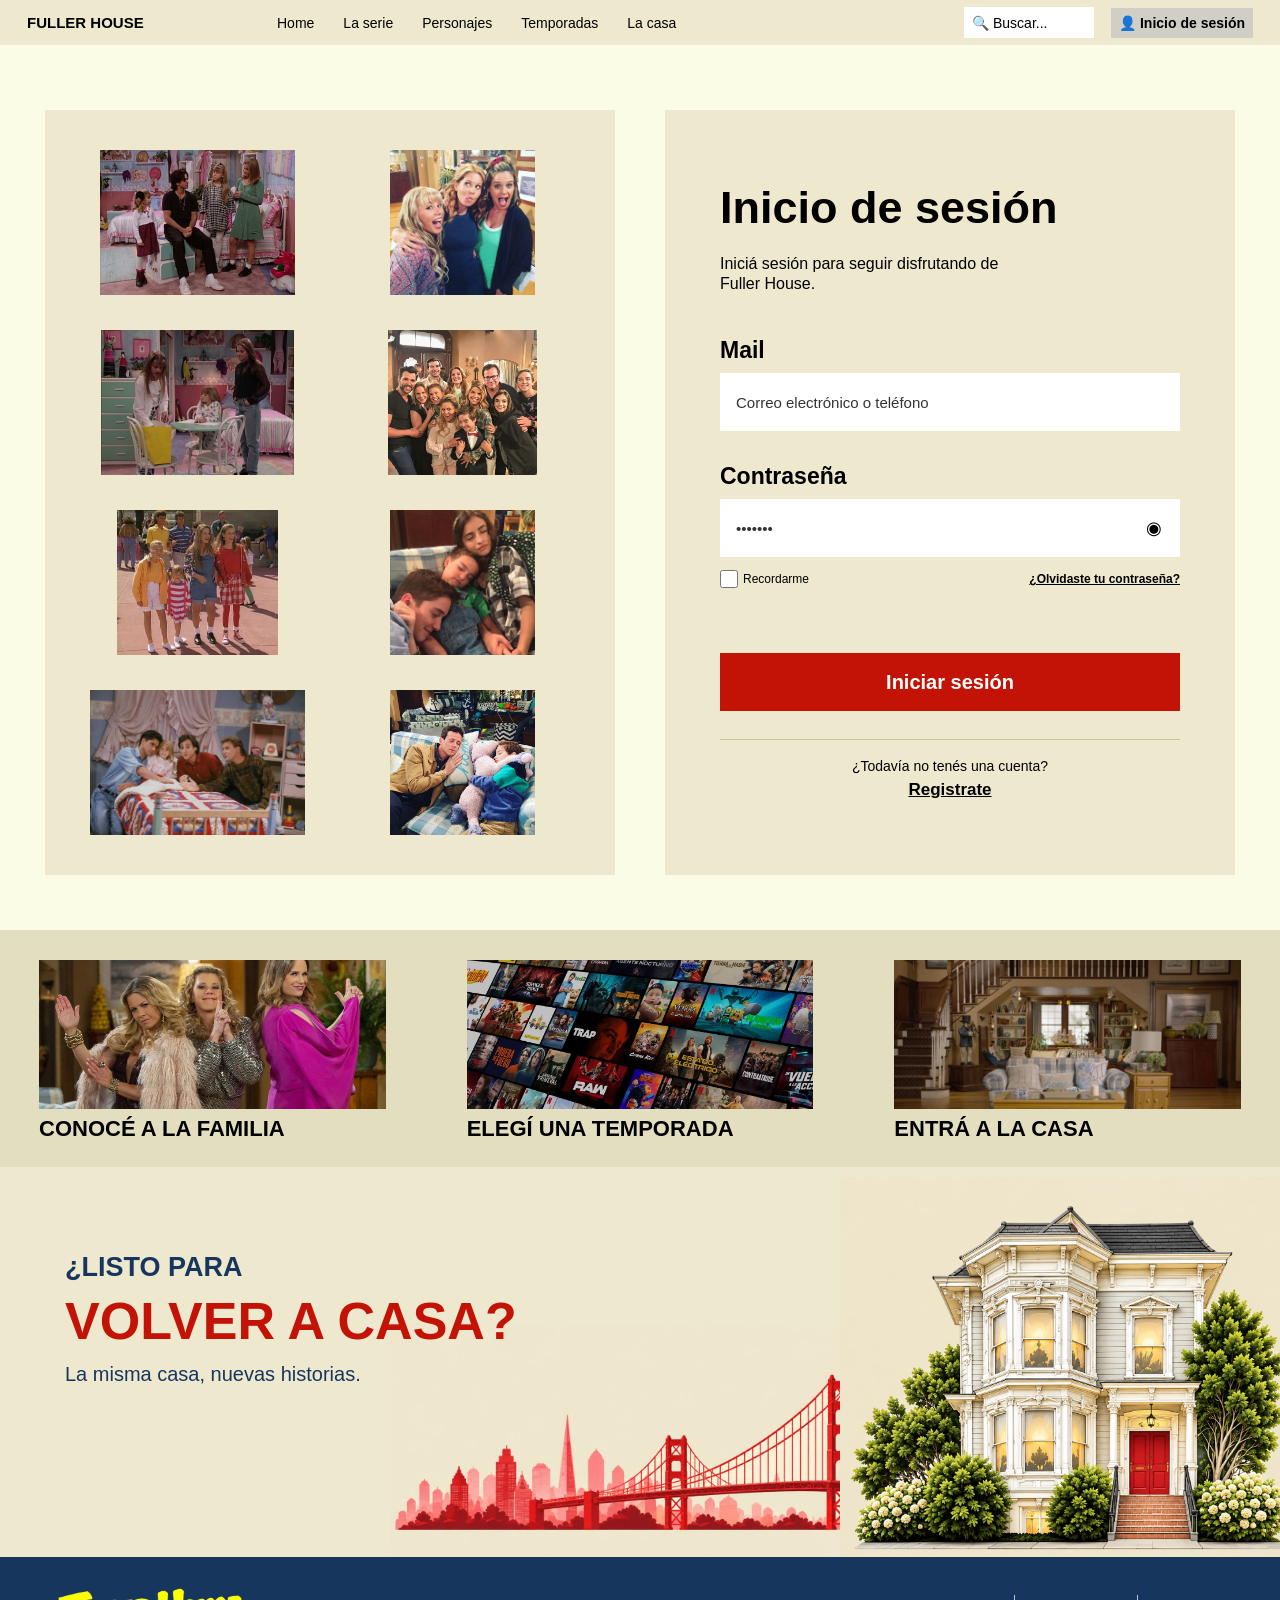
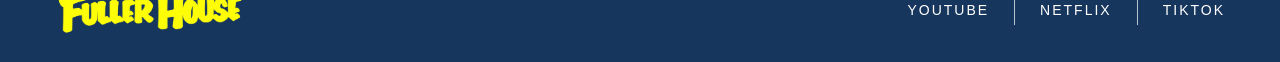
<file: subpaginas/registrate.html>
<!DOCTYPE html>
<html lang="es">

<head>
    <meta charset="UTF-8">
    <meta name="viewport" content="width=device-width, initial-scale=1.0">

    <title>Fuller House | Inicio de sesión</title>

    <link rel="stylesheet" href="../css/estilos.css">
</head>

<body>

    <!-- =====================================
         HEADER
    ====================================== -->
    <header class="header">

        <div class="marca">
            <a href="../index.html">FULLER HOUSE</a>
        </div>

        <nav class="nav">

            <a href="../index.html">Home</a>
            <a href="laserie.html">La serie</a>
            <a href="personajes.html">Personajes</a>
            <a href="temporadas.html">Temporadas</a>
            <a href="la casa.html">La casa</a>

        </nav>


        <div class="header-derecha">

            <div class="buscador">
                🔍 Buscar...
            </div>

            <a href="sesion.html"
               class="inicio activo-sesion">

                👤 Inicio de sesión

            </a>

        </div>

    </header>



    <!-- =====================================
         PÁGINA DE INICIO DE SESIÓN
    ====================================== -->
    <main class="pagina-sesion">

        <div class="sesion-contenido">


            <!-- =================================
                 GALERÍA DE 8 FOTOS
            ================================== -->
            <section class="sesion-galeria">


                <!-- FOTO 1 -->
                <div class="sesion-foto">

                    <img src="../imagenes/sesion1.png"
                         alt="Full House"
                         class="sesion-img-1">

                </div>


                <!-- FOTO 2 -->
                <div class="sesion-foto">

                    <img src="../imagenes/sesion2.png"
                         alt="Fuller House"
                         class="sesion-img-2">

                </div>


                <!-- FOTO 3 -->
                <div class="sesion-foto">

                    <img src="../imagenes/sesion3.png"
                         alt="Full House"
                         class="sesion-img-3">

                </div>


                <!-- FOTO 4 -->
                <div class="sesion-foto">

                    <img src="../imagenes/sesion4.png"
                         alt="Fuller House"
                         class="sesion-img-4">

                </div>


                <!-- FOTO 5 -->
                <div class="sesion-foto">

                    <img src="../imagenes/sesion5.png"
                         alt="Full House"
                         class="sesion-img-5">

                </div>


                <!-- FOTO 6 -->
                <div class="sesion-foto">

                    <img src="../imagenes/sesion6.png"
                         alt="Fuller House"
                         class="sesion-img-6">

                </div>


                <!-- FOTO 7 -->
                <div class="sesion-foto">

                    <img src="../imagenes/sesion7.png"
                         alt="Full House"
                         class="sesion-img-7">

                </div>


                <!-- FOTO 8 -->
                <div class="sesion-foto">

                    <img src="../imagenes/sesion8.png"
                         alt="Fuller House"
                         class="sesion-img-8">

                </div>


            </section>



            <!-- =================================
                 FORMULARIO
            ================================== -->
            <section class="sesion-formulario">

                <div class="sesion-formulario-contenido">


                    <h1>Inicio de sesión</h1>


                    <p class="sesion-introduccion">

                        Iniciá sesión para seguir disfrutando
                        de Fuller House.

                    </p>



                    <form>


                        <!-- MAIL -->
                        <div class="campo-sesion">

                            <label for="mail">
                                Mail
                            </label>

                            <input
                                type="text"
                                id="mail"
                                placeholder="Correo electrónico o teléfono">

                        </div>



                        <!-- CONTRASEÑA -->
                        <div class="campo-sesion">

                            <label for="contrasena">
                                Contraseña
                            </label>


                            <div class="contrasena-contenedor">

                                <input
                                    type="password"
                                    id="contrasena"
                                    placeholder="•••••••">

                                <span class="ojo-contrasena">
                                    ◉
                                </span>

                            </div>

                        </div>



                        <!-- RECORDARME -->
                        <div class="opciones-sesion">


                            <label class="recordarme">

                                <input type="checkbox">

                                <span>
                                    Recordarme
                                </span>

                            </label>


                            <a href="#"
                               class="olvide-contrasena">

                                ¿Olvidaste tu contraseña?

                            </a>


                        </div>



                        <!-- BOTÓN -->
                        <button
                            type="submit"
                            class="boton-iniciar-sesion">

                            Iniciar sesión

                        </button>



                        <!-- REGISTRO -->
                        <div class="registro-sesion">

                            <p>
                                ¿Todavía no tenés una cuenta?
                            </p>

                            <a href="#">
                                Registrate
                            </a>

                        </div>


                    </form>

                </div>

            </section>


        </div>

    </main>



    <!-- =====================================
         ACCESOS
    ====================================== -->
    <section class="accesos sesion-accesos">


        <!-- PERSONAJES -->
        <a href="personajes.html"
           class="acceso">

            <img src="../imagenes/familia.png"
                 alt="Familia">

            <h3>
                CONOCÉ A LA FAMILIA
            </h3>

        </a>



        <!-- TEMPORADAS -->
        <a href="temporadas.html"
           class="acceso">

            <img src="../imagenes/netflix.png"
                 alt="Temporadas">

            <h3>
                ELEGÍ UNA TEMPORADA
            </h3>

        </a>



        <!-- LA CASA -->
        <a href="la casa.html"
           class="acceso">

            <img src="../imagenes/living.png"
                 alt="La casa">

            <h3>
                ENTRÁ A LA CASA
            </h3>

        </a>


    </section>



    <!-- =====================================
         FOOTER
    ====================================== -->
    <footer class="footer">


        <div class="footer-principal">


            <div class="footer-texto">

                <p class="footer-pregunta">
                    ¿LISTO PARA
                </p>

                <h2>
                    VOLVER A CASA?
                </h2>

                <p class="footer-frase">
                    La misma casa, nuevas historias.
                </p>

            </div>



            <img src="../imagenes/puentefooter.png"
                 alt="Puente de San Francisco"
                 class="puente-footer">


            <img src="../imagenes/casafooter.png"
                 alt="Casa de Fuller House"
                 class="casa-footer">


        </div>



        <div class="footer-abajo">


            <a href="../index.html"
               class="footer-logo">

                <img src="../imagenes/fullerhouselogo.png"
                     alt="Fuller House">

            </a>



            <div class="footer-redes">


                <a href="https://youtube.com/@fullerhouseyt?si=-j3ev5RyNdwHm0z2"
                   target="_blank">

                    YOUTUBE

                </a>


                <span></span>


                <a href="https://www.netflix.com/es/title/80051137"
                   target="_blank">

                    NETFLIX

                </a>


                <span></span>


                <a href="https://www.tiktok.com/@fullerhouse.tvshow"
                   target="_blank">

                    TIKTOK

                </a>


            </div>

        </div>

    </footer>


</body>

</html>
</file>
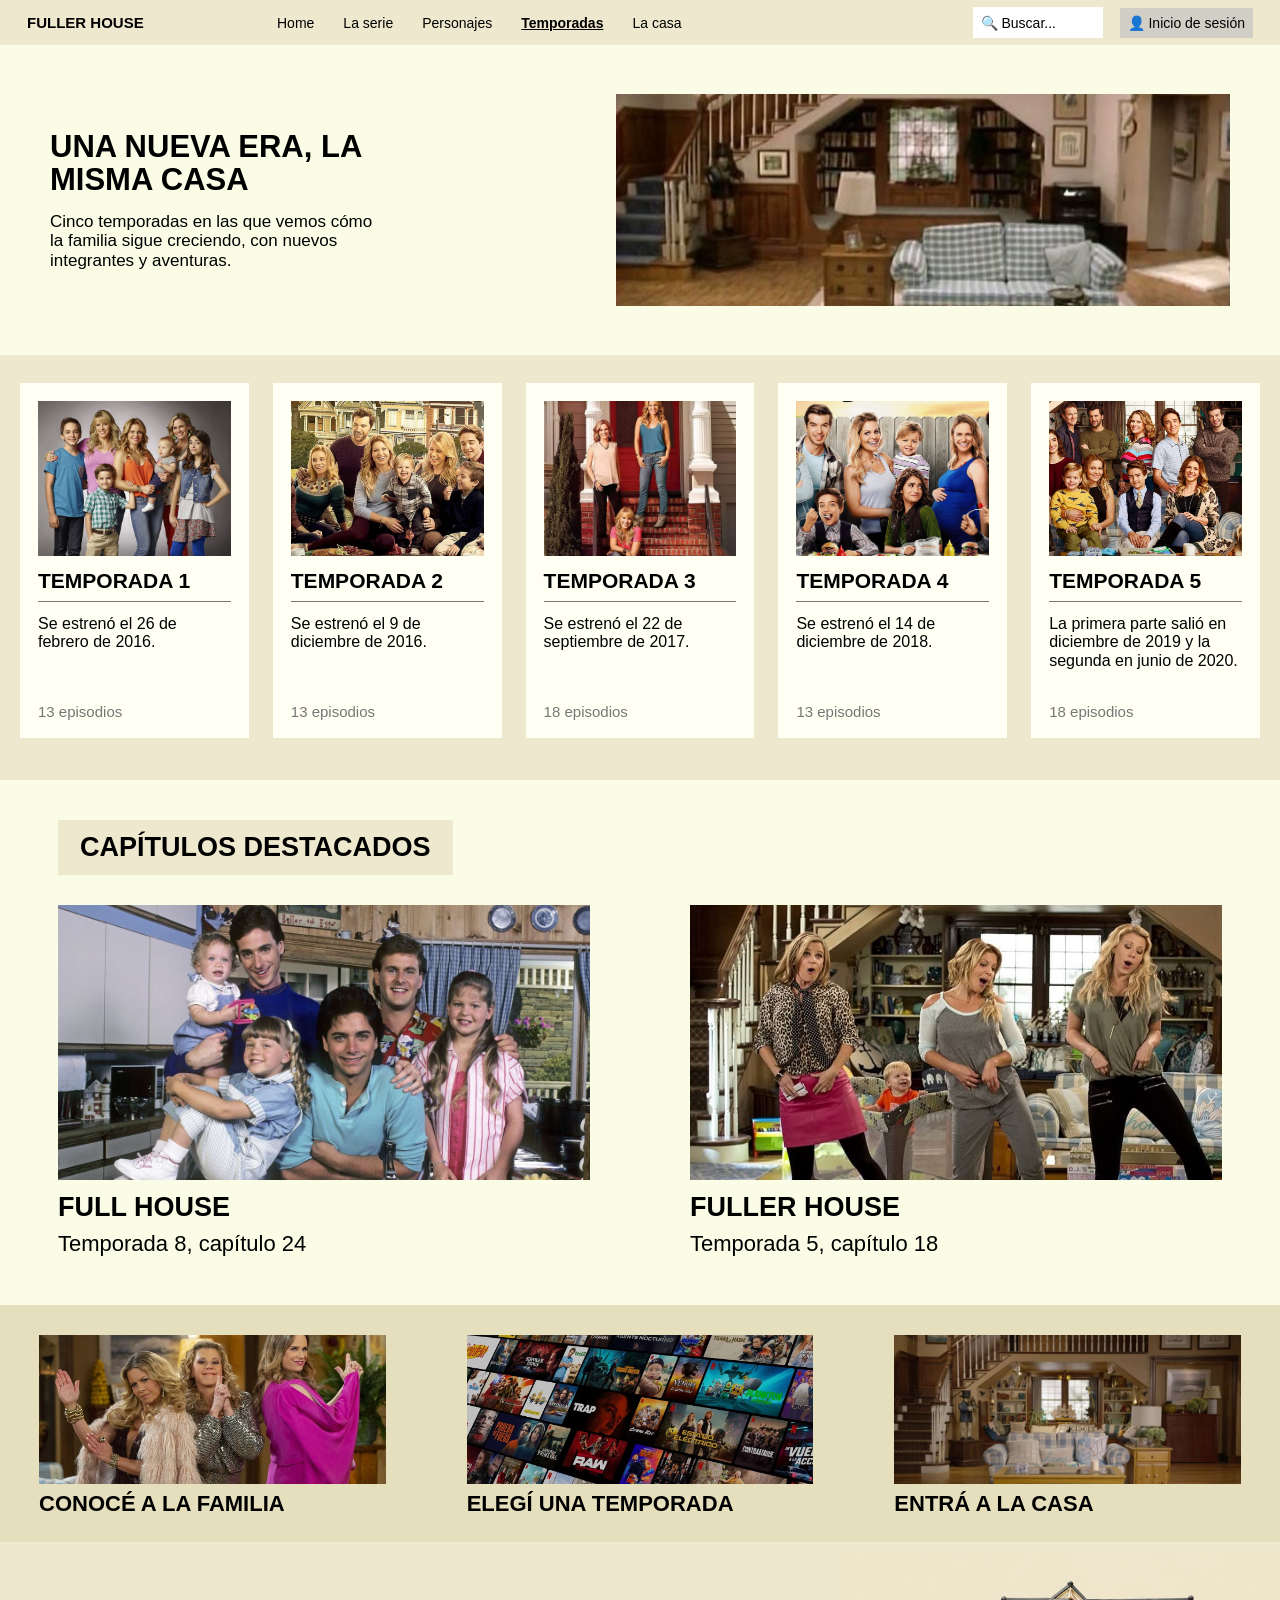
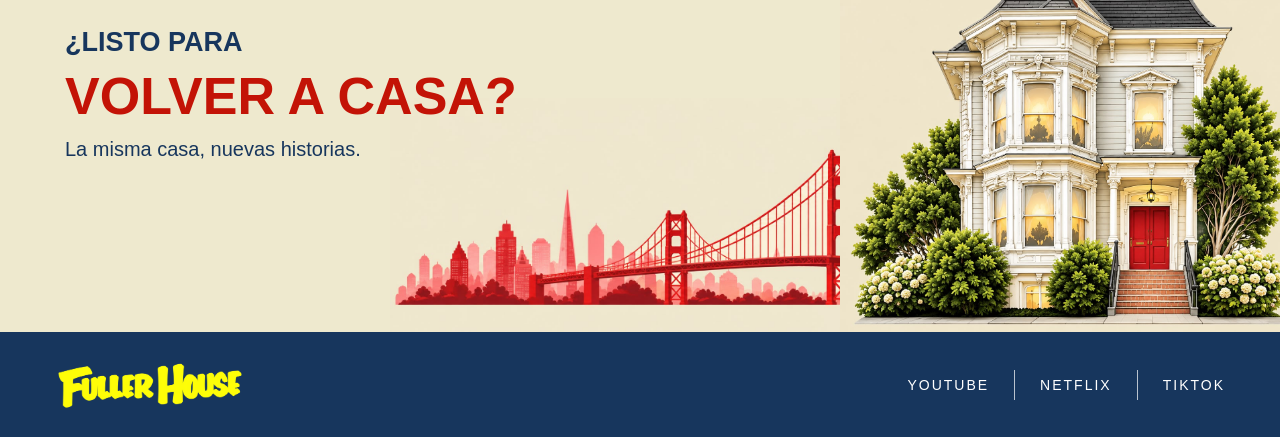
<file: subpaginas/temporadas.html>
<!DOCTYPE html>
<html lang="es">

<head>
    <meta charset="UTF-8">
    <meta name="viewport" content="width=device-width, initial-scale=1.0">

    <title>Fuller House | Temporadas</title>

    <link rel="stylesheet" href="../css/estilos.css">
</head>

<body>

    <!-- HEADER -->
    <header class="header">

        <div class="marca">
            <a href="../index.html">FULLER HOUSE</a>
        </div>

        <nav class="nav">
            <a href="../index.html">Home</a>
            <a href="laserie.html">La serie</a>
            <a href="personajes.html">Personajes</a>
            <a href="temporadas.html" class="activo">Temporadas</a>
            <a href="la casa.html">La casa</a>
        </nav>

        <div class="header-derecha">

            <div class="buscador">
                🔍 Buscar...
            </div>

            <div class="inicio" onclick="location.href='./registrate.html';">
    👤 Inicio de sesión
</div>

    </header>


    <!-- PRESENTACIÓN -->
    <section class="temporadas-presentacion">

        <div class="temporadas-presentacion-texto">

            <h1>
                UNA NUEVA ERA, LA<br>
                MISMA CASA
            </h1>

            <p>
                Cinco temporadas en las que vemos cómo la familia
                sigue creciendo, con nuevos integrantes y aventuras.
            </p>

        </div>

        <div class="temporadas-presentacion-imagen">
            <img src="../imagenes/casa.png"
                 alt="Casa de Full House">
        </div>

    </section>


    <!-- TEMPORADAS -->
    <section class="temporadas-seccion">

        <div class="temporadas-grilla">


            <!-- TEMPORADA 1 -->
            <article class="temporada-card">

                <div class="temporada-imagen">
                    <img src="../imagenes/fuller1.png"
                         alt="Temporada 1 de Fuller House">
                </div>

                <h2>TEMPORADA 1</h2>

                <div class="linea-temporada"></div>

                <p>
                    Se estrenó el 26 de febrero de 2016.
                </p>

                <span>13 episodios</span>

            </article>


            <!-- TEMPORADA 2 -->
            <article class="temporada-card">

                <div class="temporada-imagen">
                    <img src="../imagenes/fuller2.png"
                         alt="Temporada 2 de Fuller House">
                </div>

                <h2>TEMPORADA 2</h2>

                <div class="linea-temporada"></div>

                <p>
                    Se estrenó el 9 de diciembre de 2016.
                </p>

                <span>13 episodios</span>

            </article>


            <!-- TEMPORADA 3 -->
            <article class="temporada-card">

                <div class="temporada-imagen">
                    <img src="../imagenes/fuller3.png"
                         alt="Temporada 3 de Fuller House">
                </div>

                <h2>TEMPORADA 3</h2>

                <div class="linea-temporada"></div>

                <p>
                    Se estrenó el 22 de septiembre de 2017.
                </p>

                <span>18 episodios</span>

            </article>


            <!-- TEMPORADA 4 -->
            <article class="temporada-card">

                <div class="temporada-imagen">
                    <img src="../imagenes/fuller4.png"
                         alt="Temporada 4 de Fuller House">
                </div>

                <h2>TEMPORADA 4</h2>

                <div class="linea-temporada"></div>

                <p>
                    Se estrenó el 14 de diciembre de 2018.
                </p>

                <span>13 episodios</span>

            </article>


            <!-- TEMPORADA 5 -->
            <article class="temporada-card">

                <div class="temporada-imagen">
                    <img src="../imagenes/fuller5.png"
                         alt="Temporada 5 de Fuller House">
                </div>

                <h2>TEMPORADA 5</h2>

                <div class="linea-temporada"></div>

                <p>
                    La primera parte salió en diciembre de 2019
                    y la segunda en junio de 2020.
                </p>

                <span>18 episodios</span>

            </article>

        </div>

    </section>


    <!-- CAPÍTULOS DESTACADOS -->
    <section class="capitulos-destacados">

        <h2>CAPÍTULOS DESTACADOS</h2>

        <div class="capitulos-grilla">


            <!-- FULL HOUSE -->
            <article class="capitulo-destacado">

                <div class="capitulo-imagen">
                    <img src="../imagenes/fullhousecap.png"
                         alt="Capítulo final de Full House">
                </div>

                <h3>FULL HOUSE</h3>

                <p>Temporada 8, capítulo 24</p>

            </article>


            <!-- FULLER HOUSE -->
            <article class="capitulo-destacado">

                <div class="capitulo-imagen">
                    <img src="../imagenes/fullerhousecap.png"
                         alt="Capítulo final de Fuller House">
                </div>

                <h3>FULLER HOUSE</h3>

                <p>Temporada 5, capítulo 18</p>

            </article>

        </div>

    </section>


    <!-- ACCESOS -->
    <section class="accesos temporadas-accesos">

        <a href="personajes.html" class="acceso">
            <img src="../imagenes/familia.png" alt="Familia">
            <h3>CONOCÉ A LA FAMILIA</h3>
        </a>

        <a href="temporadas.html" class="acceso">
            <img src="../imagenes/netflix.png" alt="Temporadas">
            <h3>ELEGÍ UNA TEMPORADA</h3>
        </a>

        <a href="la casa.html" class="acceso">
            <img src="../imagenes/living.png" alt="La casa">
            <h3>ENTRÁ A LA CASA</h3>
        </a>

    </section>


    <!-- FOOTER -->
    <footer class="footer">

        <div class="footer-principal">

            <div class="footer-texto">

                <p class="footer-pregunta">
                    ¿LISTO PARA
                </p>

                <h2>VOLVER A CASA?</h2>

                <p class="footer-frase">
                    La misma casa, nuevas historias.
                </p>

            </div>


            <img src="../imagenes/puentefooter.png"
                 alt="Puente de San Francisco"
                 class="puente-footer">


            <img src="../imagenes/casafooter.png"
                 alt="Casa de Fuller House"
                 class="casa-footer">

        </div>


        <div class="footer-abajo">

            <a href="../index.html" class="footer-logo">

                <img src="../imagenes/fullerhouselogo.png"
                     alt="Fuller House">

            </a>


            <div class="footer-redes">

                <a href="https://youtube.com/@fullerhouseyt?si=-j3ev5RyNdwHm0z2"
                   target="_blank"
                   rel="noopener noreferrer">
                    YOUTUBE
                </a>

                <span></span>

                <a href="https://www.netflix.com/es/title/80051137"
                   target="_blank"
                   rel="noopener noreferrer">
                    NETFLIX
                </a>

                <span></span>

                <a href="https://www.tiktok.com/@fullerhouse.tvshow"
                   target="_blank"
                   rel="noopener noreferrer">
                    TIKTOK
                </a>

            </div>

        </div>

    </footer>

</body>

</html>
</file>
<file: css/estilos.css>
/* =========================================
   GENERAL
========================================= */

* {
    margin: 0;
    padding: 0;
    box-sizing: border-box;
}

body {
    font-family: Arial, Helvetica, sans-serif;
    color: #000000;
    background-color: #fbfce6;
}

a {
    color: inherit;
    text-decoration: none;
}


/* =========================================
   HEADER
========================================= */

.header {
    width: 100%;
    height: 45px;

    background-color: #eee9ce;

    display: flex;
    align-items: center;

    padding: 0 27px;
}

.marca {
    width: 250px;

    font-size: 15px;
    font-weight: 900;
}

.nav {
    display: flex;
    align-items: center;

    gap: 29px;
}

.nav a {
    font-size: 14px;
    white-space: nowrap;
}

.nav .activo {
    font-weight: 700;
    text-decoration: underline;
}

.header-derecha {
    margin-left: auto;

    display: flex;
    align-items: center;

    gap: 17px;
}

.buscador {
    width: 130px;
    height: 31px;

    background-color: #ffffff;

    display: flex;
    align-items: center;

    gap: 6px;

    padding: 0 8px;

    font-size: 14px;
}

.inicio {
    height: 30px;

    background-color: #d1cfc5;

    display: flex;
    align-items: center;

    gap: 4px;

    padding: 0 8px;

    font-size: 14px;

    white-space: nowrap;

    cursor: pointer;
}


/* =========================================
   PRIMER BLOQUE
========================================= */

.portada {
    width: 100%;
    min-height: 500px;

    background-image: url("../imagenes/puente.png");
    background-size: cover;
    background-position: center center;
    background-repeat: no-repeat;

    display: flex;
    align-items: center;
    justify-content: flex-start;

    padding: 50px 70px;
}

.portada-texto {
    width: 560px;

    padding: 0;

    background: transparent;

    text-align: center;
}

.bienvenidos {
    font-size: 27px;
    font-weight: 400;

    color: #000000;

    margin-bottom: 12px;
}

.logo-fuller {
    display: block;

    width: 430px;
    max-width: 100%;
    height: auto;

    margin: 0 auto 24px auto;
}


/* SOLO ESTA PARTE TIENE CAJA */

.bajada {
    display: inline-block;

    font-size: 22px;
    line-height: 1.25;

    color: #111111;

    background-color: rgba(255, 255, 255, 0.78);

    padding: 12px 20px;

    border-radius: 14px;

    margin-bottom: 25px;
}

.boton {
    display: inline-block;

    background-color: #c31306;
    color: #ffffff;

    padding: 13px 20px;

    font-size: 21px;
    font-weight: 700;
}


/* =========================================
   SEGUNDO BLOQUE
========================================= */

.historia {
    width: 100%;
    min-height: 430px;

    background-color: #fbfce6;

    display: flex;
    align-items: center;

    padding: 40px 55px;

    gap: 65px;
}

.historia-foto {
    width: 52%;

    display: flex;
    justify-content: center;
    align-items: center;
}

.marco-familia {
    background-color: #ffbf08;

    border-radius: 30px;

    padding: 15px 15px 0 0;
}

.marco-familia img {
    display: block;

    width: 460px;
    height: 305px;

    object-fit: cover;

    border-radius: 27px;
}

.historia-contenido {
    width: 48%;

    display: flex;
    flex-direction: column;
    align-items: flex-start;
}

.logo-full-house {
    display: block;

    width: 340px;
    max-width: 100%;
    height: auto;

    margin-bottom: 20px;
}

.historia-contenido h2 {
    font-size: 32px;
    line-height: 1.05;

    font-weight: 800;

    margin-bottom: 19px;
}

.historia-contenido p {
    max-width: 410px;

    font-size: 23px;
    line-height: 1.15;

    margin-bottom: 24px;
}

.fecha {
    background-color: #ffbe04;

    min-width: 180px;

    padding: 8px 25px;

    border-radius: 30px;

    display: flex;
    flex-direction: column;

    align-items: center;
    justify-content: center;

    line-height: 1;
}

.fecha strong {
    font-size: 20px;

    margin-bottom: 5px;
}

.fecha span {
    font-size: 21px;
}


/* =========================================
   DESCUBRÍ MÁS
========================================= */

.descubri {
    width: 100%;

    background-color: #ede8cc;

    padding: 39px 39px 27px;
}

.descubri > h2 {
    font-size: 33px;
    line-height: 1.07;

    font-weight: 800;

    margin-bottom: 43px;
}


/* =========================================
   TARJETAS
========================================= */

.cards {
    display: grid;

    grid-template-columns: repeat(4, 1fr);

    gap: 39px;
}

.card {
    height: 186px;

    background-color: #ffffeb;

    position: relative;

    padding: 10px 11px;
}

.card h3 {
    font-size: 23px;
    font-weight: 800;

    margin-bottom: 7px;
}

.card p {
    font-size: 16px;
    line-height: 1.13;
}

.netflix-icono {
    height: 62px;

    font-family: Arial Black, Arial, sans-serif;

    font-size: 52px;
    font-weight: 900;

    color: #d61212;
}

.personas-icono {
    height: 62px;

    display: flex;
    align-items: center;

    color: #349197;

    font-size: 30px;
    font-weight: 900;

    letter-spacing: -5px;
}

.emoji {
    height: 62px;

    display: flex;
    align-items: center;

    font-size: 44px;
}


/* FLECHAS CLICKEABLES */

.flecha {
    position: absolute;

    right: 10px;
    bottom: 8px;

    font-size: 28px;

    cursor: pointer;
}


/* =========================================
   TRES IMÁGENES INFERIORES
========================================= */

.accesos {
    width: 100%;

    background-color: #fbfce6;

    display: grid;

    grid-template-columns: repeat(3, 1fr);

    gap: 81px;

    padding: 30px 39px 25px;
}

.acceso {
    display: block;

    cursor: pointer;
}

.acceso img {
    display: block;

    width: 100%;
    height: 149px;

    object-fit: cover;
    object-position: center 30%;
}

.acceso h3 {
    font-size: 22px;
    font-weight: 800;

    margin-top: 7px;
}

/* =========================================
   FOOTER
========================================= */

.footer {
    width: 100%;
}


/* PARTE PRINCIPAL */

.footer-principal {
    width: 100%;
    height: 390px;

    background-color: #eee9ce;

    position: relative;
    overflow: hidden;
}


/* TEXTO */

.footer-texto {
    position: absolute;

    left: 65px;
    top: 85px;

    z-index: 5;
}

.footer-pregunta {
    color: #17365d;

    font-size: 27px;
    font-weight: 700;

    margin: 0 0 8px 0;
}

.footer-texto h2 {
    color: #c31306;

    font-size: 52px;
    font-weight: 800;

    margin: 0;
}

.footer-frase {
    color: #17365d;

    font-size: 20px;

    margin-top: 12px;
}


/* PUENTE */

.puente-footer {
    position: absolute;

    width: 620px;
    height: auto;

    right: 270px;
    bottom: 0;

    z-index: 1;
}


/* CASA */

.casa-footer {
    position: absolute;

    width: 460px;
    height: auto;

    right: -20px;
    bottom: -5px;

    z-index: 2;
}


/* PARTE AZUL */

.footer-abajo {
    width: 100%;
    height: 105px;

    background-color: #17365d;

    display: flex;
    align-items: center;
    justify-content: space-between;

    padding: 0 55px;

    position: relative;
    z-index: 10;
}


/* LOGO */

.footer-logo {
    display: block;
}

.footer-logo img {
    display: block;

    width: 190px;
    height: auto;

    filter:
        brightness(0)
        saturate(100%)
        invert(85%)
        sepia(96%)
        saturate(1500%)
        hue-rotate(350deg)
        brightness(105%);
}


/* REDES */

.footer-redes {
    display: flex;
    align-items: center;

    gap: 25px;
}

.footer-redes a {
    color: #ffffff;

    font-size: 14px;
    letter-spacing: 2px;

    text-decoration: none;
    cursor: pointer;
}

.footer-redes a:hover {
    color: #ffbe04;
}


/* LÍNEAS */

.footer-redes span {
    display: block;

    width: 1px;
    height: 30px;

    background-color: #ffffff;

    opacity: 0.7;
}

/* =========================================
   PAGINA LA SERIE
========================================= */


/* =========================================
   PRIMER BLOQUE
========================================= */

.serie-inicio {
    width: 100%;
    min-height: 285px;

    background-color: #fbfce6;

    display: flex;
    align-items: center;
    justify-content: space-between;

    padding: 35px 40px;

    gap: 55px;
}


.serie-inicio-texto {
    width: 43%;
}


.serie-inicio-texto h1 {
    font-size: 32px;
    line-height: 1.05;
    font-weight: 800;

    margin-bottom: 15px;
}


.serie-inicio-texto p {
    max-width: 520px;

    font-size: 17px;
    line-height: 1.25;

    margin-bottom: 18px;
}


/* BOTON TRAILER */

.boton-trailer {
    display: inline-block;

    background-color: #c31306;
    color: #ffffff;

    padding: 11px 25px;

    font-size: 15px;
    font-weight: 700;

    text-decoration: none;
}


.boton-trailer:hover {
    background-color: #17365d;
}


/* FOTO GRANDE DE ARRIBA */

.serie-header-imagen {
    width: 53%;
    height: 215px;

    overflow: hidden;

    display: flex;
    align-items: center;
    justify-content: center 35%;
}


.serie-header-imagen img {
    display: block;

    width: 100%;
    height: auto;
    transform: scale(1.05);
    transform-origin: center 62%;
}



/* =========================================
   LINEA DEL TIEMPO
========================================= */

.timeline-serie {
    width: 100%;

    background-color: #eee9ce;

    padding: 30px 45px 45px;

    text-align: center;
}


.timeline-serie > h2 {
    font-size: 30px;
    font-weight: 800;

    margin-bottom: 2px;
}


.timeline-subtitulo {
    font-size: 16px;

    margin-bottom: 18px;
}


/* CUATRO COLUMNAS */

.timeline-contenedor {
    display: grid;

    grid-template-columns: repeat(4, 1fr);

    gap: 70px;

    position: relative;

    padding-top: 28px;
}


/* LINEA ROJA */

.timeline-contenedor::before {
    content: "";

    position: absolute;

    top: 8px;
    left: 7%;
    right: 7%;

    height: 2px;

    background-color: #c31306;
}


/* CADA MOMENTO */

.timeline-item {
    position: relative;

    text-align: left;
}


/* PUNTOS ROJOS */

.timeline-punto {
    position: absolute;

    width: 16px;
    height: 16px;

    background-color: #c31306;

    border-radius: 50%;

    top: -28px;
    left: 50%;

    transform: translateX(-50%);

    z-index: 2;
}


/* CONTENEDOR DE FOTO */

.timeline-foto {
    width: 100%;
    height: 145px;

    display: flex;
    align-items: center;
    justify-content: center;

    overflow: hidden;

    margin-bottom: 12px;

    background-color: transparent;
}


/* SIN CUADRADO GRIS */

.timeline-foto img {
    display: block;

    width: 100%;
    height: 100%;

    object-fit: contain;
}


.timeline-item h3 {
    font-size: 16px;
    font-weight: 800;

    text-align: center;

    margin-bottom: 2px;
}


.timeline-item h4 {
    font-size: 16px;

    text-align: center;

    margin-bottom: 12px;
}


.timeline-item p {
    font-size: 14px;
    line-height: 1.25;
}



/* =========================================
   DIRECTOR Y CREADOR
========================================= */

.equipo-serie {
    width: 100%;

    background-color: #fbfce6;

    display: grid;

    grid-template-columns: 24% 38% 38%;

    padding: 35px 40px;

    gap: 25px;
}


.equipo-presentacion h2 {
    font-size: 28px;
    line-height: 1.05;

    margin-bottom: 17px;
}


.equipo-presentacion p {
    font-size: 15px;
    line-height: 1.3;

    max-width: 190px;
}


.equipo-persona {
    display: flex;

    align-items: center;

    gap: 15px;
}


/* FOTO */

.equipo-foto {
    width: 145px;
    height: 145px;

    flex-shrink: 0;

    display: flex;
    align-items: center;
    justify-content: center;

    overflow: hidden;

    background-color: transparent;
}


/* SIN CUADRADO GRIS */

.equipo-foto img {
    display: block;

    width: 100%;
    height: 100%;

    object-fit: contain;
}


.equipo-datos h3 {
    font-size: 16px;

    margin-bottom: 2px;
}


.equipo-datos span {
    display: block;

    font-size: 15px;

    margin-bottom: 12px;
}


.equipo-datos p {
    font-size: 14px;
    line-height: 1.25;
}



/* =========================================
   SABIAS QUE
========================================= */

.datos-serie {
    width: 100%;

    background-color: #eee9ce;

    padding: 42px 40px 60px;
}


.datos-serie > h2 {
    font-size: 30px;

    margin-bottom: 38px;
}


.datos-contenedor {
    display: grid;

    grid-template-columns: repeat(3, 1fr);

    gap: 75px;
}


/* TARJETAS */

.dato-card {
    background-color: #fbfce6;

    padding: 15px;

    min-height: 315px;
}


/* FOTO */

.dato-foto {
    width: 100%;
    height: 150px;

    display: flex;
    align-items: center;
    justify-content: center;

    overflow: hidden;

    margin-bottom: 15px;

    background-color: transparent;
}


/* SIN CUADRADO GRIS */

.dato-foto img {
    display: block;

    width: 100%;
    height: 100%;

    object-fit: contain;
}


.dato-card p {
    font-size: 14px;
    line-height: 1.25;
}



/* =========================================
   VOLVE A VERLA
========================================= */

.volver-serie {
    width: 100%;

    background-color: #eee9ce;

    display: flex;
    align-items: center;

    padding: 40px;

    gap: 55px;
}


/* FOTO MAS ANCHA */

.volver-foto {
    width: 57%;
    height: 235px;

    overflow: hidden;

    display: flex;
    align-items: center;
    justify-content: center;
}


.volver-foto img {
    display: block;

    width: 100%;
    height: 100%;

    object-fit: cover;
    object-position: center;
}


.volver-contenido {
    width: 38%;
}


.volver-contenido p {
    font-size: 16px;
    line-height: 1.3;

    margin-bottom: 17px;
}


/* BOTON ROJO */

.boton-volver {
    display: inline-block;

    background-color: #c31306;
    color: #ffffff;

    padding: 10px 17px;

    font-size: 14px;
    font-weight: 700;

    text-decoration: none;
}


.boton-volver:hover {
    background-color: #17365d;
}



/* =========================================
   FOOTER
========================================= */

.footer {
    width: 100%;
}


/* PARTE PRINCIPAL */

.footer-principal {
    width: 100%;
    height: 390px;

    background-color: #eee9ce;

    position: relative;

    overflow: hidden;
}


/* TEXTO */

.footer-texto {
    position: absolute;

    left: 65px;
    top: 85px;

    z-index: 5;
}


.footer-pregunta {
    color: #17365d;

    font-size: 27px;
    font-weight: 700;

    margin: 0 0 8px 0;
}


.footer-texto h2 {
    color: #c31306;

    font-size: 52px;
    font-weight: 800;

    margin: 0;
}


.footer-frase {
    color: #17365d;

    font-size: 20px;

    margin-top: 12px;
}


/* PUENTE */

.puente-footer {
    position: absolute;

    width: 620px;
    height: auto;

    right: 270px;
    bottom: 0;

    z-index: 1;
}


/* CASA */

.casa-footer {
    position: absolute;

    width: 460px;
    height: auto;

    right: -20px;
    bottom: -5px;

    z-index: 2;
}


/* PARTE AZUL */

.footer-abajo {
    width: 100%;
    height: 105px;

    background-color: #17365d;

    display: flex;
    align-items: center;
    justify-content: space-between;

    padding: 0 55px;

    position: relative;

    z-index: 10;
}


/* LOGO */

.footer-logo {
    display: block;
}


.footer-logo img {
    display: block;

    width: 190px;
    height: auto;

    filter:
        brightness(0)
        saturate(100%)
        invert(85%)
        sepia(96%)
        saturate(1500%)
        hue-rotate(350deg)
        brightness(105%);
}


/* REDES */

.footer-redes {
    display: flex;

    align-items: center;

    gap: 25px;
}


.footer-redes a {
    color: #ffffff;

    font-size: 14px;

    letter-spacing: 2px;

    text-decoration: none;

    cursor: pointer;
}


.footer-redes a:hover {
    color: #ffbe04;
}


/* LINEAS ENTRE REDES */

.footer-redes span {
    display: block;

    width: 1px;
    height: 30px;

    background-color: #ffffff;

    opacity: 0.7;
}

/* =========================================
   PÁGINA PERSONAJES
========================================= */


/* PRESENTACIÓN */
.personajes-presentacion {
    width: 100%;
    min-height: 215px;
    background-color: #fbfce6;

    display: flex;
    align-items: center;
    justify-content: space-between;

    padding: 35px 55px;
    gap: 70px;
}

.personajes-presentacion-texto {
    width: 43%;
}

.personajes-presentacion-texto h1 {
    font-size: 32px;
    font-weight: 800;
    margin-bottom: 7px;
}

.personajes-presentacion-texto p {
    font-size: 17px;
    line-height: 1.15;
    max-width: 410px;
}


/* FOTO GRANDE DEL HEADER */
.personajes-presentacion-imagen {
    width: 50%;
    height: 120px;
    overflow: hidden;
}

.personajes-presentacion-imagen img {
    width: 100%;
    height: 100%;
    object-fit: cover;
    object-position: center 42%;
    display: block;
}


/* =========================================
   ZONA DE PERSONAJES
========================================= */

.seccion-personajes {
    width: 100%;
    background-color: #eee9ce;
    padding: 30px 40px 45px;
}


/* FILTROS AMARILLOS */
.filtros-personajes {
    display: flex;
    justify-content: center;
    align-items: center;
    gap: 9px;

    margin-bottom: 25px;
}

.filtro {
    min-width: 130px;
    height: 42px;

    border: none;
    background-color: #f4d77d;

    font-family: Arial, Helvetica, sans-serif;
    font-size: 20px;
    font-weight: 700;

    padding: 0 18px;

    cursor: pointer;

    transition: 0.2s;
}

.filtro:hover {
    background-color: #ffbe04;
}

.filtro.activo-filtro {
    background-color: #ffbe04;
}


/* =========================================
   GRILLA
========================================= */

.grilla-personajes {
    width: 100%;

    display: grid;
    grid-template-columns: repeat(6, 1fr);

    gap: 20px 10px;
}


/* =========================================
   TARJETA
========================================= */

.personaje {
    width: 100%;
    height: 175px;

    perspective: 1000px;
    cursor: pointer;
}

.personaje-interior {
    position: relative;

    width: 100%;
    height: 100%;

    transition: transform 0.6s;
    transform-style: preserve-3d;
}


/* ESTA CLASE LA AGREGA JAVASCRIPT */
.personaje.girada .personaje-interior {
    transform: rotateY(180deg);
}


/* DOS LADOS */
.personaje-frente,
.personaje-atras {
    position: absolute;

    width: 100%;
    height: 100%;

    top: 0;
    left: 0;

    backface-visibility: hidden;
}


/* FRENTE */
.personaje-frente {
    background-color: #ffffff;
    padding: 9px;
}

.personaje-frente img {
    display: block;

    width: 100%;
    height: 125px;

    object-fit: cover;
    object-position: center 25%;
}

.personaje-frente h3 {
    font-size: 13px;
    font-weight: 800;

    text-align: center;

    margin-top: 8px;
}


/* PARTE DE ATRÁS */
.personaje-atras {
    background-color: #f4d77d;

    transform: rotateY(180deg);

    padding: 15px 12px;

    display: flex;
    flex-direction: column;
    justify-content: center;
    align-items: center;

    text-align: center;
}

.personaje-atras h3 {
    font-size: 14px;
    font-weight: 800;

    margin-bottom: 8px;
}

.personaje-atras p {
    font-size: 11px;
    line-height: 1.15;
}


/* =========================================
   AJUSTES DE ENCUADRE
   PARA QUE SE VEAN BIEN LAS CARAS
========================================= */

/* DJ */
.personaje:nth-child(1) .personaje-frente img {
    object-position: center 25%;
}

/* STEPHANIE */
.personaje:nth-child(2) .personaje-frente img {
    object-position: center 25%;
}

/* KIMMY */
.personaje:nth-child(3) .personaje-frente img {
    object-position: center 20%;
}

/* JACKSON */
.personaje:nth-child(4) .personaje-frente img {
    object-position: center 35%;
}

/* MAX */
.personaje:nth-child(5) .personaje-frente img {
    object-position: center 30%;
}

/* TOMMY */
.personaje:nth-child(6) .personaje-frente img {
    object-position: center center;
}

/* DANNY */
.personaje:nth-child(7) .personaje-frente img {
    object-position: center 20%;
}

/* JESSE */
.personaje:nth-child(8) .personaje-frente img {
    object-position: center 25%;
}

/* JOEY */
.personaje:nth-child(9) .personaje-frente img {
    object-position: center 20%;
}

/* STEVE */
.personaje:nth-child(10) .personaje-frente img {
    object-position: center 20%;
}

/* RAMONA */
.personaje:nth-child(11) .personaje-frente img {
    object-position: center 20%;
}

/* MATT */
.personaje:nth-child(12) .personaje-frente img {
    object-position: center 20%;
}


/* =========================================
   ACCESOS DE ABAJO
========================================= */

.personajes-accesos {
    background-color: #fbfce6;
    padding-top: 55px;
    padding-bottom: 35px;
}

/* =========================================
   GENERAL
========================================= */

* {
    margin: 0;
    padding: 0;
    box-sizing: border-box;
}

body {
    font-family: Arial, Helvetica, sans-serif;
    color: #000000;
    background-color: #fbfce6;
}

a {
    color: inherit;
    text-decoration: none;
}


/* =========================================
   HEADER
========================================= */

.header {
    width: 100%;
    height: 45px;
    background-color: #eee9ce;

    display: flex;
    align-items: center;

    padding: 0 27px;
}

.marca {
    width: 250px;
    font-size: 15px;
    font-weight: 900;
}

.nav {
    display: flex;
    align-items: center;
    gap: 29px;
}

.nav a {
    font-size: 14px;
    white-space: nowrap;
}

.nav .activo {
    font-weight: 700;
    text-decoration: underline;
}

.header-derecha {
    margin-left: auto;

    display: flex;
    align-items: center;
    gap: 17px;
}

.buscador {
    width: 130px;
    height: 31px;

    background-color: #ffffff;

    display: flex;
    align-items: center;

    gap: 6px;
    padding: 0 8px;

    font-size: 14px;
}

.inicio {
    height: 30px;

    background-color: #d1cfc5;

    display: flex;
    align-items: center;

    gap: 4px;
    padding: 0 8px;

    font-size: 14px;
    white-space: nowrap;
}


/* =========================================
   HOME - PRIMER BLOQUE
========================================= */

.portada {
    width: 100%;
    min-height: 500px;

    background-image: url("../imagenes/puente.png");
    background-size: cover;
    background-position: center center;
    background-repeat: no-repeat;

    display: flex;
    align-items: center;
    justify-content: flex-start;

    padding: 50px 70px;
}

.portada-texto {
    width: 560px;
    padding: 0;

    background: transparent;
    text-align: center;
}

.bienvenidos {
    font-size: 27px;
    font-weight: 400;
    color: #000000;

    margin-bottom: 12px;
}

.logo-fuller {
    display: block;

    width: 430px;
    max-width: 100%;
    height: auto;

    margin: 0 auto 24px auto;
}

.bajada {
    display: inline-block;

    font-size: 22px;
    line-height: 1.25;

    color: #111111;
    background-color: rgba(255, 255, 255, 0.78);

    padding: 12px 20px;

    border-radius: 14px;

    margin-bottom: 25px;
}

.boton {
    display: inline-block;

    background-color: #c31306;
    color: #ffffff;

    padding: 13px 20px;

    font-size: 21px;
    font-weight: 700;
}


/* =========================================
   HOME - HISTORIA
========================================= */

.historia {
    width: 100%;
    min-height: 430px;

    background-color: #fbfce6;

    display: flex;
    align-items: center;

    padding: 40px 55px;

    gap: 65px;
}

.historia-foto {
    width: 52%;

    display: flex;
    justify-content: center;
    align-items: center;
}

.marco-familia {
    background-color: #ffbf08;

    border-radius: 30px;

    padding: 15px 15px 0 0;
}

.marco-familia img {
    display: block;

    width: 460px;
    height: 305px;

    object-fit: cover;

    border-radius: 27px;
}

.historia-contenido {
    width: 48%;

    display: flex;
    flex-direction: column;
    align-items: flex-start;
}

.logo-full-house {
    display: block;

    width: 340px;
    max-width: 100%;
    height: auto;

    margin-bottom: 20px;
}

.historia-contenido h2 {
    font-size: 32px;
    line-height: 1.05;
    font-weight: 800;

    margin-bottom: 19px;
}

.historia-contenido p {
    max-width: 410px;

    font-size: 23px;
    line-height: 1.15;

    margin-bottom: 24px;
}

.fecha {
    background-color: #ffbe04;

    min-width: 180px;

    padding: 8px 25px;

    border-radius: 30px;

    display: flex;
    flex-direction: column;
    align-items: center;
    justify-content: center;

    line-height: 1;
}

.fecha strong {
    font-size: 20px;
    margin-bottom: 5px;
}

.fecha span {
    font-size: 21px;
}


/* =========================================
   HOME - DESCUBRÍ MÁS
========================================= */

.descubri {
    width: 100%;

    background-color: #ede8cc;

    padding: 39px 39px 27px;
}

.descubri > h2 {
    font-size: 33px;
    line-height: 1.07;
    font-weight: 800;

    margin-bottom: 43px;
}


/* =========================================
   HOME - TARJETAS
========================================= */

.cards {
    display: grid;

    grid-template-columns: repeat(4, 1fr);

    gap: 39px;
}

.card {
    height: 186px;

    background-color: #ffffeb;

    position: relative;

    padding: 10px 11px;
}

.card h3 {
    font-size: 23px;
    font-weight: 800;

    margin-bottom: 7px;
}

.card p {
    font-size: 16px;
    line-height: 1.13;
}

.netflix-icono {
    height: 62px;

    font-family: Arial Black, Arial, sans-serif;

    font-size: 52px;
    font-weight: 900;

    color: #d61212;
}

.personas-icono {
    height: 62px;

    display: flex;
    align-items: center;

    color: #349197;

    font-size: 30px;
    font-weight: 900;

    letter-spacing: -5px;
}

.emoji {
    height: 62px;

    display: flex;
    align-items: center;

    font-size: 44px;
}

.flecha {
    position: absolute;

    right: 10px;
    bottom: 8px;

    font-size: 28px;

    cursor: pointer;
}


/* =========================================
   ACCESOS
========================================= */

.accesos {
    width: 100%;

    /* Un poco más oscuro que el footer */
    background-color: #e5dfbd;

    display: grid;

    grid-template-columns: repeat(3, 1fr);

    gap: 81px;

    padding: 30px 39px 25px;
}

.acceso {
    display: block;
    cursor: pointer;
}

.acceso img {
    display: block;

    width: 100%;
    height: 149px;

    object-fit: cover;
}

.acceso h3 {
    font-size: 22px;
    font-weight: 800;

    margin-top: 7px;
}


/* =========================================
   TEMPORADAS - PRESENTACIÓN
========================================= */

.temporadas-presentacion {
    width: 100%;

    min-height: 310px;

    background-color: #fbfce6;

    display: flex;
    align-items: center;
    justify-content: space-between;

    padding: 35px 50px;

    gap: 70px;
}

.temporadas-presentacion-texto {
    width: 38%;
}

.temporadas-presentacion-texto h1 {
    font-size: 31px;
    line-height: 1.08;

    font-weight: 800;

    margin-bottom: 15px;
}

.temporadas-presentacion-texto p {
    max-width: 340px;

    font-size: 17px;
    line-height: 1.15;
}

.temporadas-presentacion-imagen {
    width: 52%;
    height: 220px;

    overflow: hidden;

    display: flex;
    align-items: center;
    justify-content: center;
}

.temporadas-presentacion-imagen img {
    width: 100%;
    height: 100%;

    object-fit: contain;

    object-position: center;
}


/* =========================================
   TEMPORADAS - TARJETAS
========================================= */

.temporadas-seccion {
    width: 100%;

    background-color: #eee9ce;

    padding: 28px 20px 42px;
}

.temporadas-grilla {
    width: 100%;

    display: grid;

    grid-template-columns: repeat(5, 1fr);

    gap: 24px;
}

.temporada-card {
    min-height: 355px;

    background-color: #fffff4;

    padding: 18px;

    display: flex;
    flex-direction: column;
}

.temporada-imagen {
    width: 100%;
    height: 155px;

    overflow: hidden;

    margin-bottom: 13px;

    background-color: #ffffff;
}

.temporada-imagen img {
    width: 100%;
    height: 100%;

    /*
       La imagen llena todo el espacio.
       No quedan bordes blancos alrededor.
    */
    object-fit: cover;

    /*
       Priorizamos la parte superior para
       que se vean mejor las caras.
    */
    object-position: center 25%;

    display: block;
}

/*
   La temporada 3 tiene una imagen más vertical.
   La dejamos centrada para evitar un recorte raro.
*/
.temporada-card:nth-child(3) .temporada-imagen img {
    object-position: center 20%;
}

.temporada-card h2 {
    font-size: 21px;
    font-weight: 800;

    margin-bottom: 8px;
}

.linea-temporada {
    width: 100%;
    height: 1px;

    background-color: #777777;

    margin-bottom: 13px;
}

.temporada-card p {
    font-size: 16px;
    line-height: 1.15;

    margin-bottom: 12px;
}

.temporada-card span {
    font-size: 15px;

    color: #777777;

    margin-top: auto;
}


/* =========================================
   CAPÍTULOS DESTACADOS
========================================= */

.capitulos-destacados {
    width: 100%;

    background-color: #fbfce6;

    padding: 40px 58px 48px;
}

.capitulos-destacados > h2 {
    display: inline-block;

    background-color: #eee9ce;

    font-size: 27px;
    font-weight: 800;

    padding: 12px 22px;

    margin-bottom: 30px;
}

.capitulos-grilla {
    display: grid;

    grid-template-columns: repeat(2, 1fr);

    gap: 100px;
}

.capitulo-destacado {
    width: 100%;
}

.capitulo-imagen {
    width: 100%;
    height: 275px;

    overflow: hidden;

    background-color: #ffffff;
}

.capitulo-imagen img {
    width: 100%;
    height: 100%;

    object-fit: cover;

    /*
       Las personas quedan hacia la izquierda,
       como en tu boceto.
    */
    object-position: left center;

    display: block;
}

.capitulo-destacado h3 {
    font-size: 27px;
    font-weight: 800;

    margin-top: 12px;
    margin-bottom: 8px;
}

.capitulo-destacado p {
    font-size: 22px;
}


/* =========================================
   FOOTER
========================================= */

.footer {
    width: 100%;
}

.footer-principal {
    width: 100%;
    height: 390px;

    /* Este queda más claro que accesos */
    background-color: #eee9ce;

    position: relative;

    overflow: hidden;
}

.footer-texto {
    position: absolute;

    left: 65px;
    top: 85px;

    z-index: 5;
}

.footer-pregunta {
    color: #17365d;

    font-size: 27px;
    font-weight: 700;

    margin: 0 0 8px 0;
}

.footer-texto h2 {
    color: #c31306;

    font-size: 52px;
    font-weight: 800;

    margin: 0;
}

.footer-frase {
    color: #17365d;

    font-size: 20px;

    margin-top: 12px;
}

.puente-footer {
    position: absolute;

    width: 620px;
    height: auto;

    right: 270px;
    bottom: 0;

    z-index: 1;
}

.casa-footer {
    position: absolute;

    width: 460px;
    height: auto;

    right: -20px;
    bottom: -5px;

    z-index: 2;
}

.footer-abajo {
    width: 100%;
    height: 105px;

    background-color: #17365d;

    display: flex;
    align-items: center;
    justify-content: space-between;

    padding: 0 55px;

    position: relative;

    z-index: 10;
}

.footer-logo {
    display: block;
}

.footer-logo img {
    display: block;

    width: 190px;
    height: auto;

    filter:
        brightness(0)
        saturate(100%)
        invert(85%)
        sepia(96%)
        saturate(1500%)
        hue-rotate(350deg)
        brightness(105%);
}

.footer-redes {
    display: flex;
    align-items: center;

    gap: 25px;
}

.footer-redes a {
    color: #ffffff;

    font-size: 14px;

    letter-spacing: 2px;

    text-decoration: none;

    cursor: pointer;
}

.footer-redes a:hover {
    color: #ffbe04;
}

.footer-redes span {
    display: block;

    width: 1px;
    height: 30px;

    background-color: #ffffff;

    opacity: 0.7;
}

/* =========================================
   LA CASA
========================================= */


/* =========================================
   PRESENTACIÓN
========================================= */

.casa-presentacion {
    width: 100%;
    min-height: 210px;

    background-color: #fbfce6;

    display: flex;
    align-items: center;
    justify-content: space-between;

    padding: 25px 70px;
    gap: 60px;
}


.casa-presentacion-texto {
    width: 38%;
}


.casa-presentacion-texto h1 {
    font-size: 31px;
    font-weight: 800;

    margin-bottom: 12px;
}


.casa-presentacion-texto p {
    font-size: 17px;
    line-height: 1.3;

    max-width: 330px;
}


/* FOTO DEL HEADER */

.casa-presentacion-imagen {
    width: 52%;
    height: 160px;

    overflow: hidden;
}


.casa-presentacion-imagen img {
    display: block;

    width: 100%;
    height: 100%;

    object-fit: cover;
    object-position: center;
}



/* =========================================
   RECORRIDO POR LA CASA
========================================= */

.recorrido-casa {
    width: 100%;

    background-color: #eee9ce;

    padding: 38px 48px 45px;
}


.recorrido-titulo h2 {
    font-size: 30px;
    font-weight: 800;

    margin-bottom: 7px;
}


.recorrido-titulo p {
    font-size: 16px;
}



/* =========================================
   CONTENIDO DEL RECORRIDO
========================================= */

.recorrido-contenido {
    margin-top: 30px;

    display: grid;

    grid-template-columns: 180px 430px 280px;

    justify-content: center;
    align-items: center;

    gap: 35px;
}



/* =========================================
   BOTONES
========================================= */

.botones-casa {
    display: flex;
    flex-direction: column;

    gap: 12px;
}


.boton-casa {
    width: 180px;
    height: 75px;

    border: none;

    background-color: #fff8d7;

    color: #000000;

    font-size: 15px;
    font-weight: 800;

    cursor: pointer;

    padding: 8px 10px;
}


.boton-casa:hover {
    background-color: #ffdc69;
}


.boton-casa.activo-casa {
    background-color: #ffbe04;
}



/* =========================================
   CARRUSEL
========================================= */

.carrusel-casa {
    position: relative;

    display: flex;
    justify-content: center;
    align-items: center;
}


/* FOTO MÁS CUADRADA */

.imagen-casa-contenedor {
    width: 430px;
    height: 380px;

    background-color: #ffffff;

    overflow: hidden;
}


.imagen-casa-contenedor img {
    display: block;

    width: 100%;
    height: 100%;

    object-fit: cover;
    object-position: center;
}



/* =========================================
   FLECHAS
========================================= */

.flecha-casa {
    position: absolute;

    top: 50%;
    transform: translateY(-50%);

    width: 40px;
    height: 40px;

    border: none;
    border-radius: 50%;

    background-color: rgba(255, 255, 255, 0.9);

    font-size: 24px;
    font-weight: 700;

    cursor: pointer;

    z-index: 5;
}


.flecha-izquierda {
    left: 10px;
}


.flecha-derecha {
    right: 10px;
}


.flecha-casa:hover {
    background-color: #ffbe04;
}



/* =========================================
   MOMENTOS DESTACADOS
========================================= */

.momentos-casa {
    align-self: center;
}


.momentos-casa > h2 {
    font-size: 26px;
    line-height: 1;

    font-weight: 800;

    margin-bottom: 17px;
}


#textoMomentos {
    width: 100%;
    min-height: 250px;

    background-color: #ffffeb;

    padding: 22px;
}


#textoMomentos h3 {
    font-size: 16px;
    font-weight: 800;

    margin-bottom: 6px;
}


#textoMomentos p {
    font-size: 14px;
    line-height: 1.25;

    margin-bottom: 19px;
}


#textoMomentos p:last-child {
    margin-bottom: 0;
}



/* =========================================
   VIAJEMOS EN EL TIEMPO
========================================= */

.viajemos-tiempo {
    width: 100%;

    background-color: #fbfce6;

    padding: 38px 48px 43px;
}


.viajemos-tiempo > h2 {
    font-size: 30px;
    font-weight: 800;

    margin-bottom: 4px;
}


.viajemos-tiempo > p {
    font-size: 16px;

    margin-bottom: 27px;
}



/* =========================================
   IMÁGENES FULL HOUSE
========================================= */

.tiempo-grilla {
    width: 100%;

    display: grid;

    grid-template-columns: repeat(5, 1fr);

    gap: 35px;
}


.tiempo-item {
    min-width: 0;
}


.tiempo-item img {
    display: block;

    width: 100%;
    height: 170px;

    object-fit: cover;
}


/* ACOMODO DE CADA FOTO PARA
   PRIORIZAR QUE SE VEAN LAS CARAS */

.fullhouse-1 {
    object-position: center 38%;
}


.fullhouse-2 {
    object-position: center 35%;
}


.fullhouse-3 {
    object-position: center 32%;
}


.fullhouse-4 {
    object-position: center 40%;
}


.fullhouse-5 {
    object-position: center 35%;
}


.tiempo-item h3 {
    font-size: 16px;
    font-weight: 800;

    margin-top: 8px;
}



/* =========================================
   ACCESOS
========================================= */

.casa-accesos {
    background-color: #e5dfbd;
}


.casa-accesos .acceso img {
    display: block;

    width: 100%;
    height: 149px;

    object-fit: cover;
}


.casa-accesos .acceso h3 {
    font-size: 22px;
    font-weight: 800;

    margin-top: 7px;
}



/* =========================================
   RESPONSIVE
========================================= */

@media (max-width: 1100px) {

    .recorrido-contenido {
        grid-template-columns: 160px 380px 250px;

        gap: 25px;
    }


    .boton-casa {
        width: 160px;
    }


    .imagen-casa-contenedor {
        width: 380px;
        height: 350px;
    }

}


@media (max-width: 850px) {

    .casa-presentacion {
        flex-direction: column;

        padding: 35px;
    }


    .casa-presentacion-texto,
    .casa-presentacion-imagen {
        width: 100%;
    }


    .recorrido-contenido {
        display: flex;
        flex-direction: column;
    }


    .botones-casa {
        width: 100%;

        flex-direction: row;
        flex-wrap: wrap;

        justify-content: center;
    }


    .boton-casa {
        width: auto;

        padding: 12px 18px;
    }


    .imagen-casa-contenedor {
        width: 430px;
        max-width: 90vw;

        height: 380px;
    }


    .momentos-casa {
        width: 100%;
        max-width: 430px;
    }


    .tiempo-grilla {
        grid-template-columns: repeat(2, 1fr);
    }

}

/* =========================================
   INICIO DE SESIÓN
========================================= */


/* =========================================
   PÁGINA
========================================= */

.pagina-sesion {
    width: 100%;

    background-color: #fbfce6;

    padding: 65px 45px 55px;
}


.sesion-contenido {
    width: 100%;
    max-width: 1200px;

    margin: 0 auto;

    display: grid;

    grid-template-columns: 1fr 1fr;

    gap: 50px;

    align-items: stretch;
}



/* =========================================
   GALERÍA
========================================= */

.sesion-galeria {
    background-color: #eee9ce;

    padding: 40px;

    display: grid;

    grid-template-columns: repeat(2, 1fr);

    grid-template-rows: repeat(4, 145px);

    gap: 35px 40px;
}



/* =========================================
   RECUADROS DE LAS FOTOS
========================================= */

.sesion-foto {
    width: 100%;
    height: 145px;

    overflow: hidden;

    background-color: #eee9ce;

    display: flex;
    justify-content: center;
    align-items: center;
}


.sesion-foto img {
    display: block;

    width: 100%;
    height: 100%;
}



/* =========================================
   FOTO 1
   HORIZONTAL
========================================= */

.sesion-img-1 {
    object-fit: contain;

    object-position: center;
}



/* =========================================
   FOTO 2
   VERTICAL / CUADRADA
========================================= */

.sesion-img-2 {
    object-fit: contain;

    object-position: center;
}



/* =========================================
   FOTO 3
   HORIZONTAL
========================================= */

.sesion-img-3 {
    object-fit: contain;

    object-position: center;
}



/* =========================================
   FOTO 4
   CUADRADA
========================================= */

.sesion-img-4 {
    object-fit: contain;

    object-position: center;
}



/* =========================================
   FOTO 5
   VERTICAL
========================================= */

.sesion-img-5 {
    object-fit: contain;

    object-position: center;
}



/* =========================================
   FOTO 6
   CUADRADA
========================================= */

.sesion-img-6 {
    object-fit: contain;

    object-position: center;
}



/* =========================================
   FOTO 7
   HORIZONTAL
========================================= */

.sesion-img-7 {
    object-fit: contain;

    object-position: center;
}



/* =========================================
   FOTO 8
   CUADRADA
========================================= */

.sesion-img-8 {
    object-fit: contain;

    object-position: center;
}



/* =========================================
   FORMULARIO
========================================= */

.sesion-formulario {
    background-color: #eee9ce;

    display: flex;

    justify-content: center;
    align-items: center;

    padding: 50px 45px;
}


.sesion-formulario-contenido {
    width: 100%;

    max-width: 460px;
}



/* =========================================
   TÍTULO
========================================= */

.sesion-formulario h1 {
    font-size: 45px;

    line-height: 1;

    font-weight: 800;

    margin-bottom: 24px;
}


.sesion-introduccion {
    max-width: 300px;

    font-size: 16px;

    line-height: 1.25;

    margin-bottom: 43px;
}



/* =========================================
   CAMPOS
========================================= */

.campo-sesion {
    width: 100%;

    margin-bottom: 32px;
}


.campo-sesion label {
    display: block;

    font-size: 23px;

    font-weight: 800;

    margin-bottom: 9px;
}


.campo-sesion input {
    width: 100%;

    height: 58px;

    border: none;

    outline: none;

    background-color: #ffffff;

    color: #000000;

    padding: 0 16px;

    font-family: Arial, Helvetica, sans-serif;

    font-size: 15px;
}


.campo-sesion input::placeholder {
    color: #333333;
}



/* =========================================
   CONTRASEÑA
========================================= */

.contrasena-contenedor {
    width: 100%;

    position: relative;
}


.contrasena-contenedor input {
    padding-right: 55px;
}


.ojo-contrasena {
    position: absolute;

    right: 18px;

    top: 50%;

    transform: translateY(-50%);

    font-size: 18px;

    cursor: pointer;
}



/* =========================================
   RECORDARME / CONTRASEÑA
========================================= */

.opciones-sesion {
    width: 100%;

    display: flex;

    align-items: center;

    justify-content: space-between;

    margin-top: -19px;

    margin-bottom: 65px;
}


.recordarme {
    display: flex;

    align-items: center;

    gap: 5px;

    font-size: 12px;

    cursor: pointer;
}


.recordarme input {
    width: 18px;

    height: 18px;

    cursor: pointer;
}


.olvide-contrasena {
    font-size: 12px;

    font-weight: 700;

    text-decoration: underline;
}



/* =========================================
   BOTÓN
========================================= */

.boton-iniciar-sesion {
    width: 100%;

    height: 58px;

    border: none;

    background-color: #c31306;

    color: #ffffff;

    font-family: Arial, Helvetica, sans-serif;

    font-size: 20px;

    font-weight: 700;

    cursor: pointer;
}


.boton-iniciar-sesion:hover {
    background-color: #a90f05;
}



/* =========================================
   REGISTRO
========================================= */

.registro-sesion {
    width: 100%;

    border-top: 1px solid #c7c0a3;

    margin-top: 28px;

    padding-top: 18px;

    text-align: center;
}


.registro-sesion p {
    font-size: 14px;

    margin-bottom: 6px;
}


.registro-sesion a {
    font-size: 17px;

    font-weight: 800;

    text-decoration: underline;
}



/* =========================================
   HEADER ACTIVO
========================================= */

.activo-sesion {
    font-weight: 700;
}



/* =========================================
   ACCESOS
========================================= */

.sesion-accesos {
    background-color: #e4dec1;
}



/* =========================================
   RESPONSIVE
========================================= */

@media (max-width: 900px) {

    .sesion-contenido {
        grid-template-columns: 1fr;
    }


    .sesion-formulario {
        order: 1;
    }


    .sesion-galeria {
        order: 2;
    }

}



@media (max-width: 550px) {

    .pagina-sesion {
        padding: 35px 20px;
    }


    .sesion-galeria {
        padding: 25px;

        grid-template-columns: repeat(2, 1fr);

        grid-template-rows: repeat(4, 120px);

        gap: 20px;
    }


    .sesion-foto {
        height: 120px;
    }


    .sesion-formulario {
        padding: 35px 25px;
    }


    .sesion-formulario h1 {
        font-size: 36px;
    }


    .opciones-sesion {
        flex-direction: column;

        align-items: flex-start;

        gap: 12px;

        margin-bottom: 40px;
    }

}
</file>
